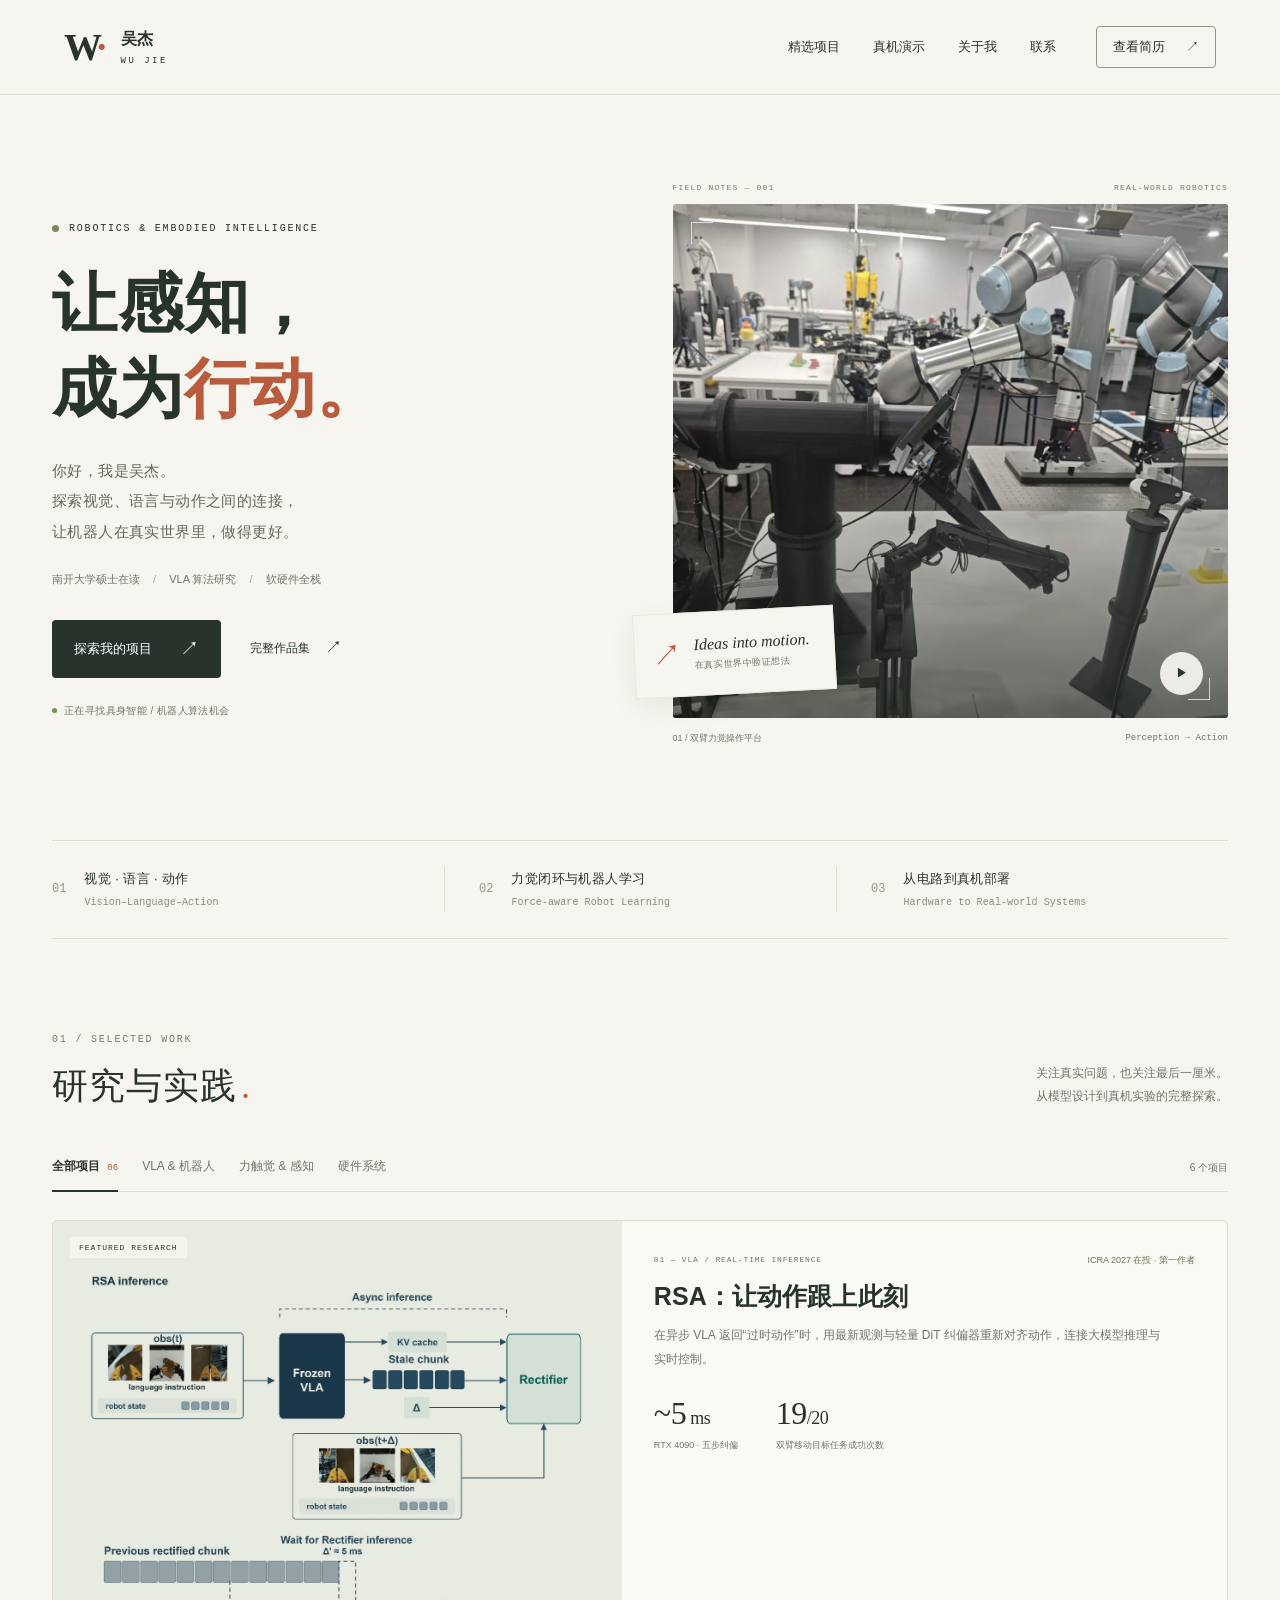
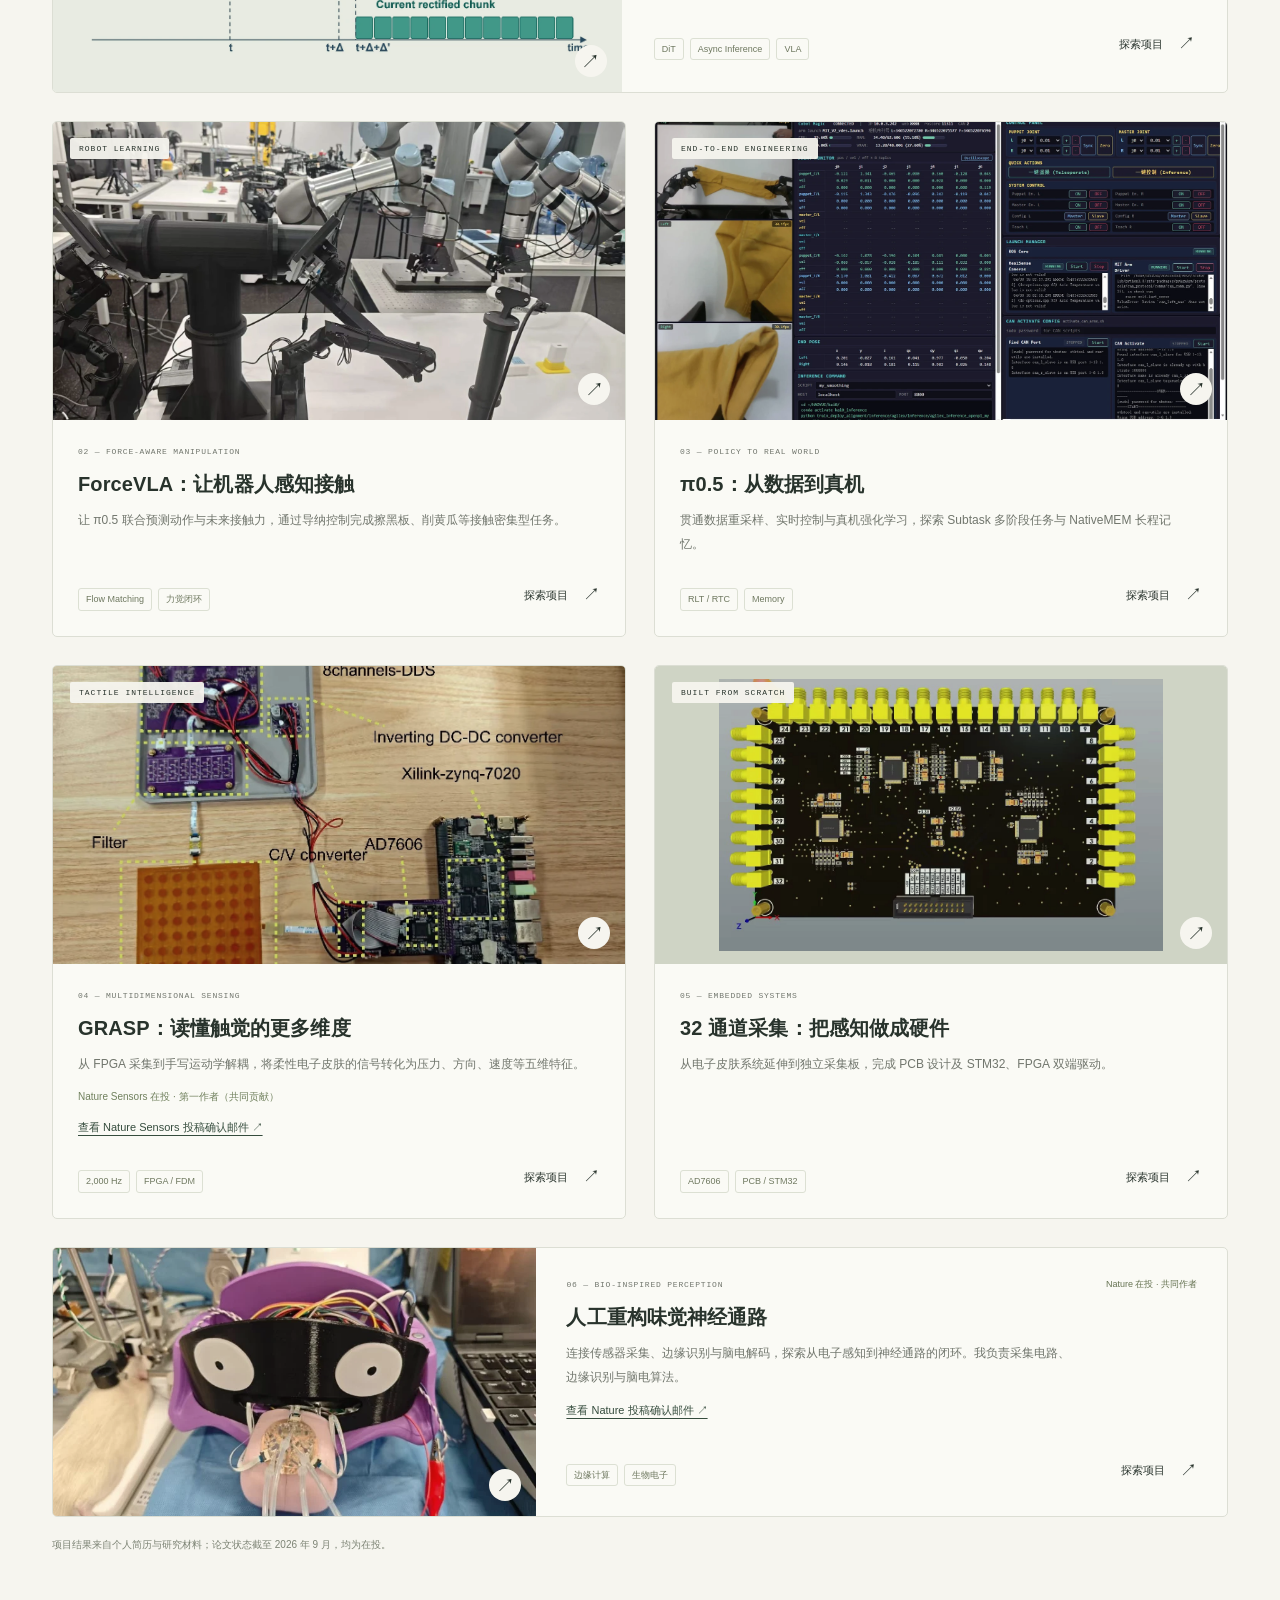
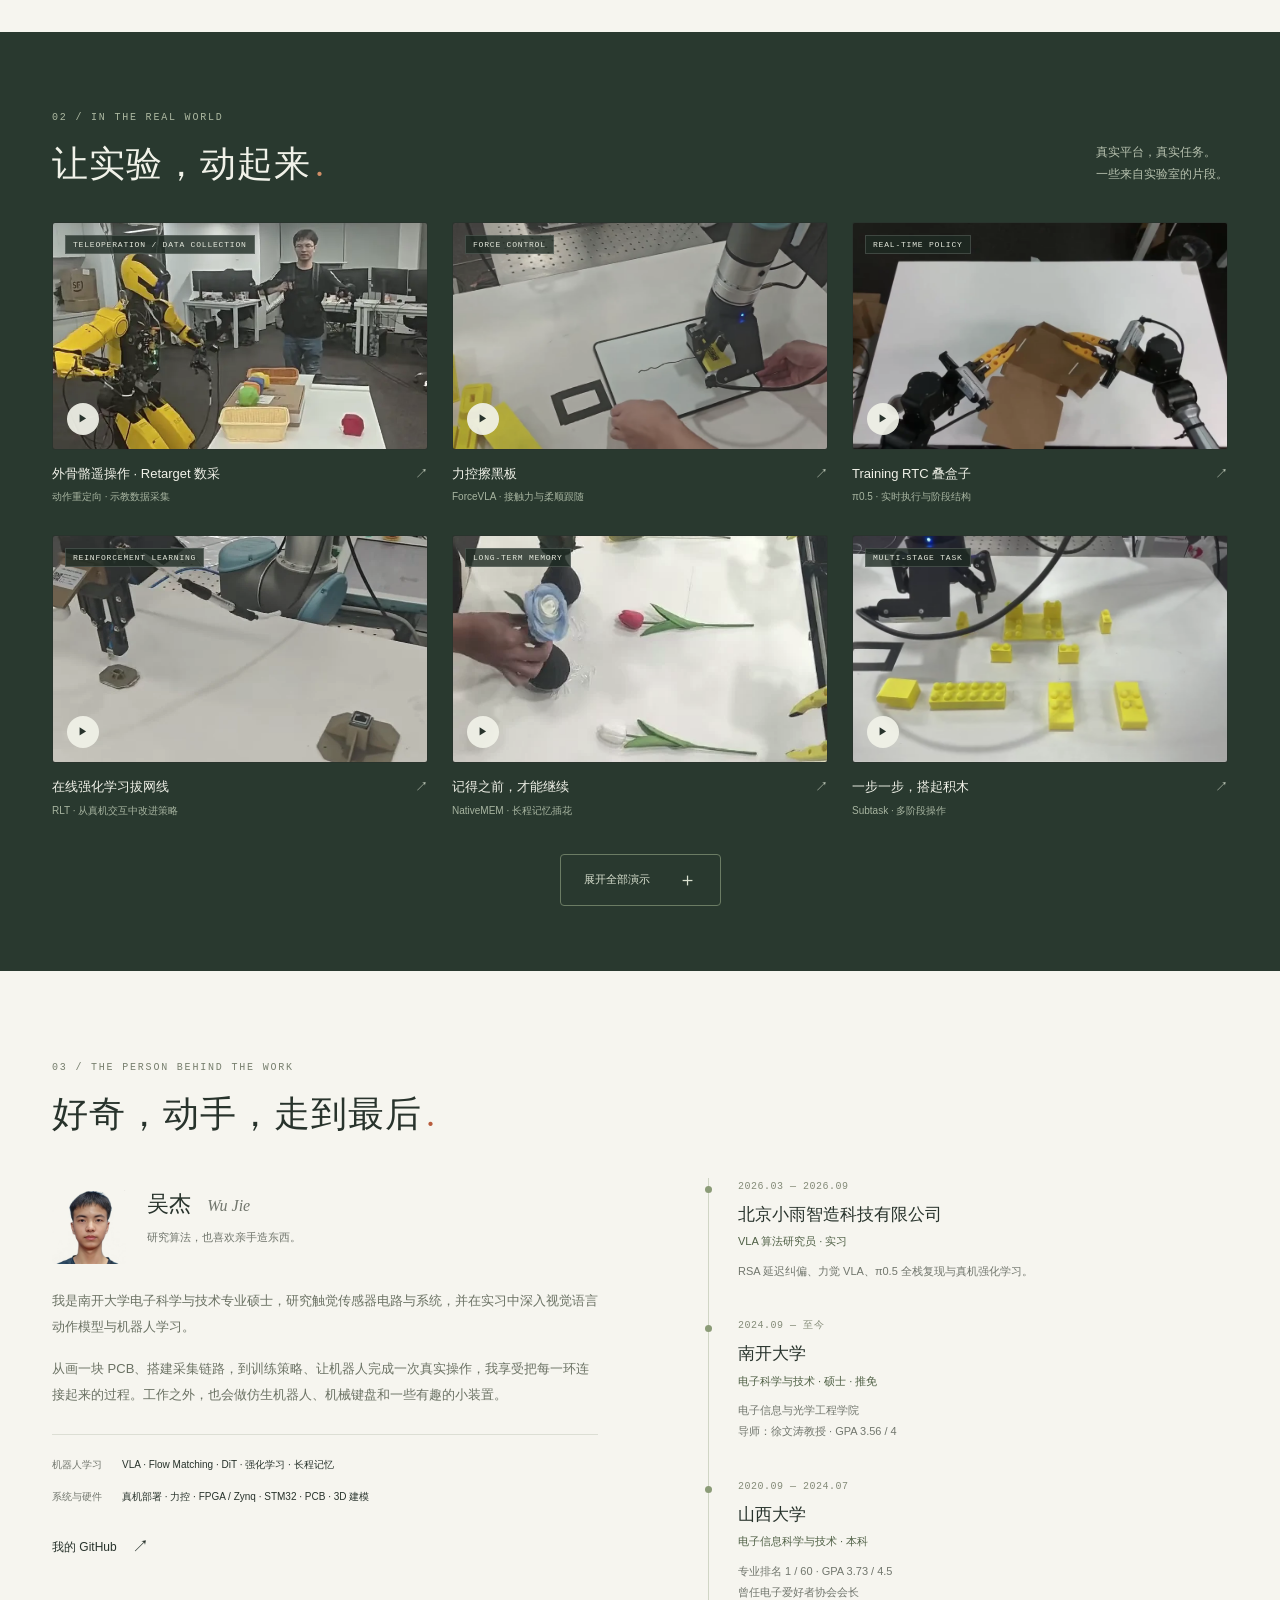
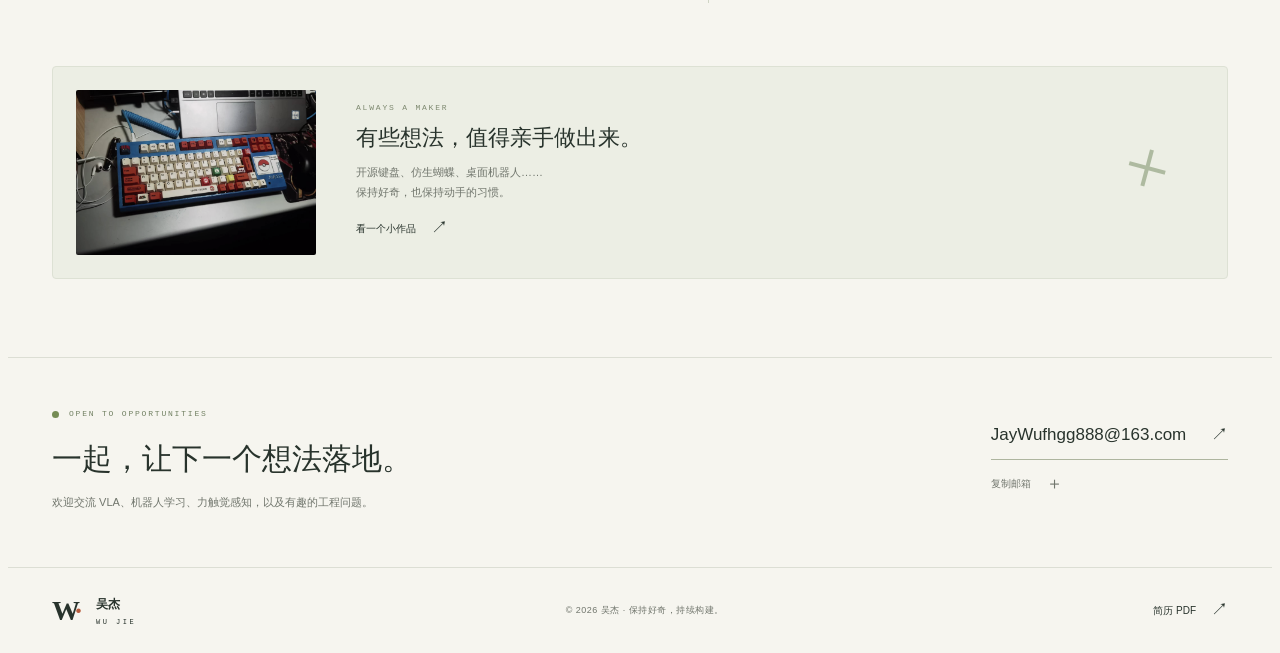
<file: index.html>
<!doctype html>
<html lang="zh-CN">
<head>
  <meta charset="utf-8">
  <meta name="viewport" content="width=device-width, initial-scale=1">
  <meta name="theme-color" content="#f6f5ef">
  <meta name="description" content="吴杰，南开大学电子科学与技术硕士。专注视觉语言动作模型、力觉机器人操作与真机部署，探索从感知到行动的完整链路。">
  <meta property="og:type" content="website">
  <meta property="og:title" content="吴杰 · 让感知，成为行动">
  <meta property="og:description" content="VLA · 机器人学习 · 力触觉感知。吴杰的研究与工程作品集。">
  <meta property="og:locale" content="zh_CN">
  <title>吴杰 Wu Jie — 机器人学习与具身智能</title>
  <link rel="icon" href="assets/favicon.svg" type="image/svg+xml">
  <link rel="stylesheet" href="styles.css">
  <script src="app.js" defer></script>
</head>
<body>
  <a class="skip-link" href="#main">跳到主要内容</a>
  <header class="site-header">
    <a class="brand" href="#" aria-label="吴杰，返回首页"><span class="brand-mark">W<span>·</span></span><span>吴杰 <small>WU JIE</small></span></a>
    <button class="menu-toggle" type="button" aria-expanded="false" aria-controls="site-nav" aria-label="打开导航"><span></span><span></span></button>
    <nav id="site-nav" aria-label="主导航">
      <a href="#projects">精选项目</a><a href="#demos">真机演示</a><a href="#about">关于我</a><a href="#contact">联系</a>
      <a class="nav-resume" href="assets/docs/resume.pdf" target="_blank" rel="noopener">查看简历 <span aria-hidden="true">↗</span></a>
    </nav>
  </header>

  <main id="main">
    <section class="hero wrap" aria-labelledby="hero-title">
      <div class="hero-copy">
        <p class="eyebrow"><span class="status-dot"></span> ROBOTICS & EMBODIED INTELLIGENCE</p>
        <h1 id="hero-title">让感知，<br>成为<span class="accent">行动。</span></h1>
        <p class="hero-intro">你好，我是吴杰。<br>探索视觉、语言与动作之间的连接，<br class="desktop-break">让机器人在真实世界里，做得更好。</p>
        <p class="hero-meta">南开大学硕士在读 <span>/</span> VLA 算法研究 <span>/</span> 软硬件全栈</p>
        <div class="hero-actions"><a class="button button-dark" href="#projects">探索我的项目 <span aria-hidden="true">↗</span></a><a class="text-link" href="assets/docs/portfolio.pdf" target="_blank" rel="noopener">完整作品集 <span aria-hidden="true">↗</span></a></div>
        <div class="availability"><span></span> 正在寻找具身智能 / 机器人算法机会</div>
      </div>
      <div class="hero-visual">
        <div class="photo-index"><span>FIELD NOTES — 001</span><span>REAL-WORLD ROBOTICS</span></div>
        <div class="hero-photo"><img src="assets/images/force-rig.webp" alt="实习项目中的双臂机器人与 Gello 遥操作装置" width="1600" height="1200" fetchpriority="high"><span class="image-corner corner-a"></span><span class="image-corner corner-b"></span><button class="hero-play" type="button" data-video="force-wiping" aria-label="播放力觉机器人实机演示"><span aria-hidden="true">▶</span></button></div>
        <div class="visual-caption"><span>01 / 双臂力觉操作平台</span><span>Perception → Action</span></div>
        <div class="floating-note"><span class="note-symbol" aria-hidden="true">↗</span><div>Ideas into motion.<small>在真实世界中验证想法</small></div></div>
      </div>
    </section>

    <div class="focus-strip wrap" aria-label="研究与工程方向">
      <div><span class="focus-index">01</span><p>视觉 · 语言 · 动作<small>Vision–Language–Action</small></p></div>
      <div><span class="focus-index">02</span><p>力觉闭环与机器人学习<small>Force-aware Robot Learning</small></p></div>
      <div><span class="focus-index">03</span><p>从电路到真机部署<small>Hardware to Real-world Systems</small></p></div>
    </div>

    <section class="section wrap" id="projects" aria-labelledby="projects-title">
      <div class="section-heading"><div><p class="eyebrow">01 / SELECTED WORK</p><h2 id="projects-title">研究与实践<span class="title-dot">.</span></h2></div><p class="section-description">关注真实问题，也关注最后一厘米。<br>从模型设计到真机实验的完整探索。</p></div>
      <div class="filter-bar" aria-label="筛选项目"><div class="filters"><button type="button" data-filter="all" aria-pressed="true">全部项目 <small>06</small></button><button type="button" data-filter="vla" aria-pressed="false">VLA & 机器人</button><button type="button" data-filter="sensing" aria-pressed="false">力触觉 & 感知</button><button type="button" data-filter="hardware" aria-pressed="false">硬件系统</button></div><span class="filter-caption" id="project-count" aria-live="polite">6 个项目</span></div>
      <div class="project-grid">
        <article class="project-card project-featured" data-category="vla">
          <button type="button" class="project-image rsa-cover" data-project="rsa" aria-label="查看 RSA 项目详情"><span class="image-tag">FEATURED RESEARCH</span><img src="assets/images/rsa-method.webp" alt="RSA 异步 VLA 推理与轻量纠偏器的工作流程" loading="lazy" width="1210" height="916"><span class="open-icon" aria-hidden="true">↗</span></button>
          <div class="project-body"><div class="project-topline"><span>01 — VLA / REAL-TIME INFERENCE</span><span class="paper-status">ICRA 2027 在投 · 第一作者</span></div><h3>RSA：让动作跟上此刻</h3><p>在异步 VLA 返回“过时动作”时，用最新观测与轻量 DiT 纠偏器重新对齐动作，连接大模型推理与实时控制。</p><div class="project-metrics"><div><strong>~5<span> ms</span></strong><small>RTX 4090 · 五步纠偏</small></div><div><strong>19<span>/20</span></strong><small>双臂移动目标任务成功次数</small></div></div><div class="project-bottom"><div class="tags"><span>DiT</span><span>Async Inference</span><span>VLA</span></div><button class="text-link" data-project="rsa" type="button">探索项目 <span aria-hidden="true">↗</span></button></div></div>
        </article>
        <article class="project-card" data-category="vla sensing"><a href="forcevla/index.html" class="project-image" aria-label="查看 ForceVLA 项目详情"><img src="assets/images/force-rig.webp" alt="ForceVLA 双臂机器人平台" loading="lazy" width="1600" height="1200"><span class="image-tag">ROBOT LEARNING</span><span class="open-icon" aria-hidden="true">↗</span></a><div class="project-body"><div class="project-topline"><span>02 — FORCE-AWARE MANIPULATION</span></div><h3>ForceVLA：让机器人感知接触</h3><p>让 π0.5 联合预测动作与未来接触力，通过导纳控制完成擦黑板、削黄瓜等接触密集型任务。</p><div class="project-bottom"><div class="tags"><span>Flow Matching</span><span>力觉闭环</span></div><a href="forcevla/index.html" class="text-link">探索项目 <span aria-hidden="true">↗</span></a></div></div></article>
        <article class="project-card" data-category="vla"><a href="pi05/index.html" class="project-image" aria-label="查看 π0.5 全栈复现项目详情"><img src="assets/images/deployment.webp" alt="π0.5 真机部署的 Web 控制台与机器人多视角" loading="lazy" width="1600" height="867"><span class="image-tag">END-TO-END ENGINEERING</span><span class="open-icon" aria-hidden="true">↗</span></a><div class="project-body"><div class="project-topline"><span>03 — POLICY TO REAL WORLD</span></div><h3>π0.5：从数据到真机</h3><p>贯通数据重采样、实时控制与真机强化学习，探索 Subtask 多阶段任务与 NativeMEM 长程记忆。</p><div class="project-bottom"><div class="tags"><span>RLT / RTC</span><span>Memory</span></div><a href="pi05/index.html" class="text-link">探索项目 <span aria-hidden="true">↗</span></a></div></div></article>
        <article class="project-card" data-category="sensing hardware"><a href="nature-sensors/index.html" class="project-image" aria-label="查看 GRASP 电子皮肤项目详情"><img src="assets/images/tactile-system.webp" alt="GRASP 柔性电子皮肤阵列与 FPGA 采集电路" loading="lazy" width="1269" height="951"><span class="image-tag">TACTILE INTELLIGENCE</span><span class="open-icon" aria-hidden="true">↗</span></a><div class="project-body"><div class="project-topline"><span>04 — MULTIDIMENSIONAL SENSING</span></div><h3>GRASP：读懂触觉的更多维度</h3><p>从 FPGA 采集到手写运动学解耦，将柔性电子皮肤的信号转化为压力、方向、速度等五维特征。</p><div class="paper-note">Nature Sensors 在投 · 第一作者（共同贡献）</div><a class="submission-link" href="assets/docs/nature-sensors-submission.jpg" target="_blank" rel="noopener">查看 Nature Sensors 投稿确认邮件 ↗</a><div class="project-bottom"><div class="tags"><span>2,000 Hz</span><span>FPGA / FDM</span></div><a href="nature-sensors/index.html" class="text-link">探索项目 <span aria-hidden="true">↗</span></a></div></div></article>
        <article class="project-card" data-category="hardware"><button type="button" class="project-image board-cover" data-project="adc" aria-label="查看 32 通道采集硬件详情"><img src="assets/images/tactile-board.webp" alt="自主设计的 32 通道 AD7606 采集板" loading="lazy" width="1158" height="708"><span class="image-tag">BUILT FROM SCRATCH</span><span class="open-icon" aria-hidden="true">↗</span></button><div class="project-body"><div class="project-topline"><span>05 — EMBEDDED SYSTEMS</span></div><h3>32 通道采集：把感知做成硬件</h3><p>从电子皮肤系统延伸到独立采集板，完成 PCB 设计及 STM32、FPGA 双端驱动。</p><div class="project-bottom"><div class="tags"><span>AD7606</span><span>PCB / STM32</span></div><button class="text-link" data-project="adc" type="button">探索项目 <span aria-hidden="true">↗</span></button></div></div></article>
        <article class="project-card project-wide" data-category="sensing hardware"><a href="nature/index.html" class="project-image" aria-label="查看人工重构味觉神经通路项目详情"><img src="assets/images/gustatory.webp" alt="人工味觉感知与采集系统的实验装置" loading="lazy" width="763" height="572"><span class="open-icon" aria-hidden="true">↗</span></a><div class="project-body"><div class="project-topline"><span>06 — BIO-INSPIRED PERCEPTION</span><span class="paper-status">Nature 在投 · 共同作者</span></div><h3>人工重构味觉神经通路</h3><p>连接传感器采集、边缘识别与脑电解码，探索从电子感知到神经通路的闭环。我负责采集电路、边缘识别与脑电算法。</p><a class="submission-link" href="assets/docs/nature-submission.jpg" target="_blank" rel="noopener">查看 Nature 投稿确认邮件 ↗</a><div class="project-bottom"><div class="tags"><span>边缘计算</span><span>生物电子</span></div><a href="nature/index.html" class="text-link">探索项目 <span aria-hidden="true">↗</span></a></div></div></article>
      </div>
      <p class="source-note">项目结果来自个人简历与研究材料；论文状态截至 2026 年 9 月，均为在投。</p>
    </section>

    <section class="demo-section" id="demos" aria-labelledby="demos-title"><div class="wrap">
      <div class="section-heading"><div><p class="eyebrow">02 / IN THE REAL WORLD</p><h2 id="demos-title">让实验，动起来<span class="title-dot">.</span></h2></div><p class="section-description">真实平台，真实任务。<br>一些来自实验室的片段。</p></div>
      <div class="demo-grid" id="demo-grid"></div><button type="button" class="button button-outline-light" id="more-demos" aria-expanded="false" aria-controls="demo-grid">展开全部演示 <span aria-hidden="true">＋</span></button>
      <noscript><p>请开启 JavaScript 查看视频画廊。你也可以<a href="assets/docs/portfolio.pdf">阅读完整作品集</a>。</p></noscript>
    </div></section>

    <section class="section wrap about-section" id="about" aria-labelledby="about-title"><div class="section-heading"><div><p class="eyebrow">03 / THE PERSON BEHIND THE WORK</p><h2 id="about-title">好奇，动手，走到最后<span class="title-dot">.</span></h2></div></div>
      <div class="about-grid"><div class="about-copy"><div class="person"><img src="assets/images/portrait.webp" alt="吴杰的照片" width="92" height="112" loading="lazy"><div><h3>吴杰 <span>Wu Jie</span></h3><p>研究算法，也喜欢亲手造东西。</p></div></div><p>我是南开大学电子科学与技术专业硕士，研究触觉传感器电路与系统，并在实习中深入视觉语言动作模型与机器人学习。</p><p>从画一块 PCB、搭建采集链路，到训练策略、让机器人完成一次真实操作，我享受把每一环连接起来的过程。工作之外，也会做仿生机器人、机械键盘和一些有趣的小装置。</p><div class="skill-groups"><div><span>机器人学习</span><p>VLA · Flow Matching · DiT · 强化学习 · 长程记忆</p></div><div><span>系统与硬件</span><p>真机部署 · 力控 · FPGA / Zynq · STM32 · PCB · 3D 建模</p></div></div><a class="text-link" href="https://github.com/fhgg888" target="_blank" rel="noopener">我的 GitHub <span aria-hidden="true">↗</span></a></div>
      <div class="timeline"><div class="timeline-item"><span class="timeline-dot"></span><p class="timeline-date">2026.03 — 2026.09</p><h3>北京小雨智造科技有限公司</h3><p class="timeline-role">VLA 算法研究员 · 实习</p><p>RSA 延迟纠偏、力觉 VLA、π0.5 全栈复现与真机强化学习。</p></div><div class="timeline-item"><span class="timeline-dot"></span><p class="timeline-date">2024.09 — 至今</p><h3>南开大学</h3><p class="timeline-role">电子科学与技术 · 硕士 · 推免</p><p>电子信息与光学工程学院<br>导师：徐文涛教授 · GPA 3.56 / 4</p></div><div class="timeline-item"><span class="timeline-dot"></span><p class="timeline-date">2020.09 — 2024.07</p><h3>山西大学</h3><p class="timeline-role">电子信息科学与技术 · 本科</p><p>专业排名 1 / 60 · GPA 3.73 / 4.5<br>曾任电子爱好者协会会长</p></div></div>
      </div>
      <div class="maker-strip"><img src="assets/images/keyboard.webp" alt="自己设计与装配的开源机械键盘" loading="lazy" width="1600" height="1200"><div><p class="eyebrow">ALWAYS A MAKER</p><h3>有些想法，值得亲手做出来。</h3><p>开源键盘、仿生蝴蝶、桌面机器人……<br>保持好奇，也保持动手的习惯。</p><button class="text-link" type="button" data-video="butterfly">看一个小作品 <span aria-hidden="true">↗</span></button></div><span class="maker-drawing" aria-hidden="true">+</span></div>
    </section>

    <section class="contact-section wrap" id="contact" aria-labelledby="contact-title"><div><p class="eyebrow"><span class="status-dot"></span> OPEN TO OPPORTUNITIES</p><h2 id="contact-title">一起，让下一个想法落地。</h2><p>欢迎交流 VLA、机器人学习、力触觉感知，以及有趣的工程问题。</p></div><div class="contact-actions"><a class="contact-email" href="mailto:JayWufhgg888@163.com">JayWufhgg888@163.com <span aria-hidden="true">↗</span></a><button id="copy-email" class="text-link" type="button">复制邮箱 <span aria-hidden="true">＋</span></button></div></section>
  </main>
  <footer class="site-footer wrap"><a class="brand" href="#"><span class="brand-mark">W<span>·</span></span><span>吴杰 <small>WU JIE</small></span></a><p>© <span id="year">2026</span> 吴杰 · 保持好奇，持续构建。</p><a class="text-link" href="assets/docs/resume.pdf" target="_blank" rel="noopener">简历 PDF <span aria-hidden="true">↗</span></a></footer>
  <dialog id="detail-dialog" aria-labelledby="dialog-title"><button type="button" class="dialog-close" aria-label="关闭详情">×</button><div id="dialog-content"></div></dialog>
  <div class="toast" id="toast" role="status" aria-live="polite"></div>
</body>
</html>
</file>
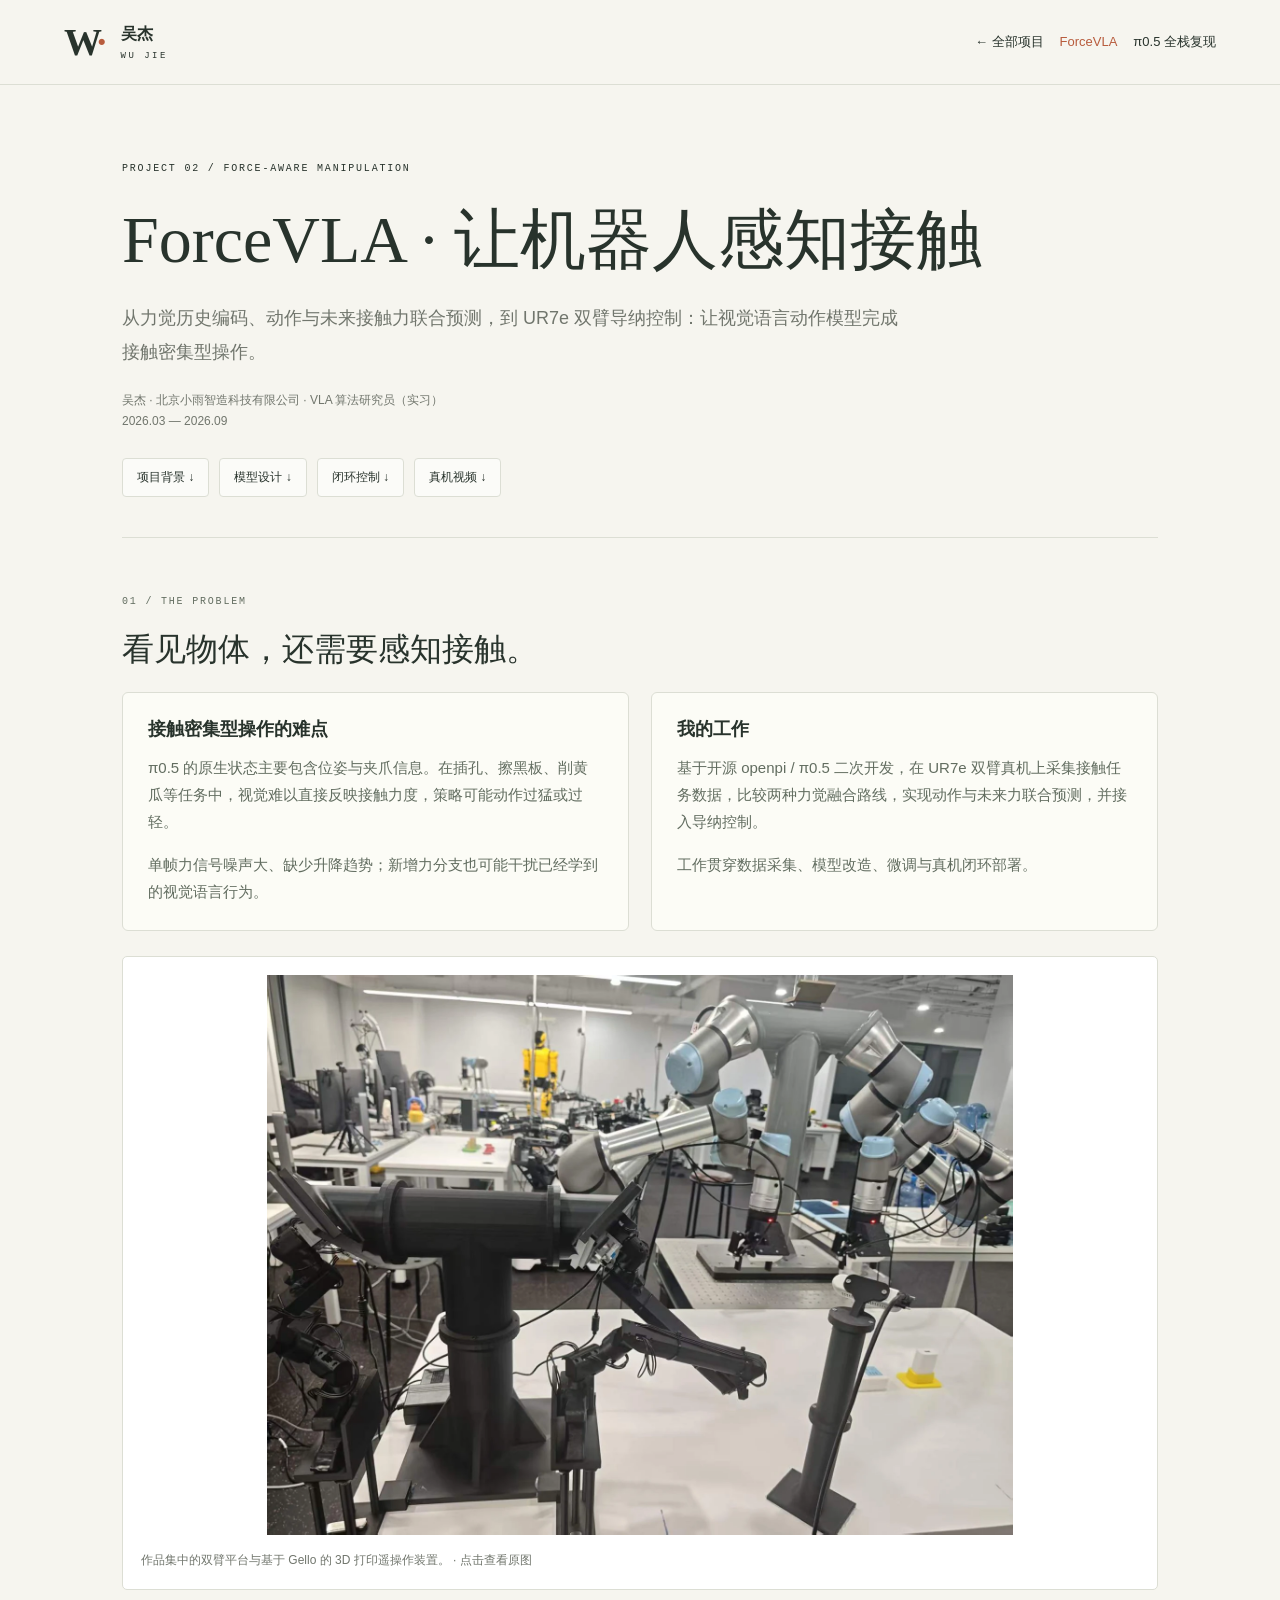
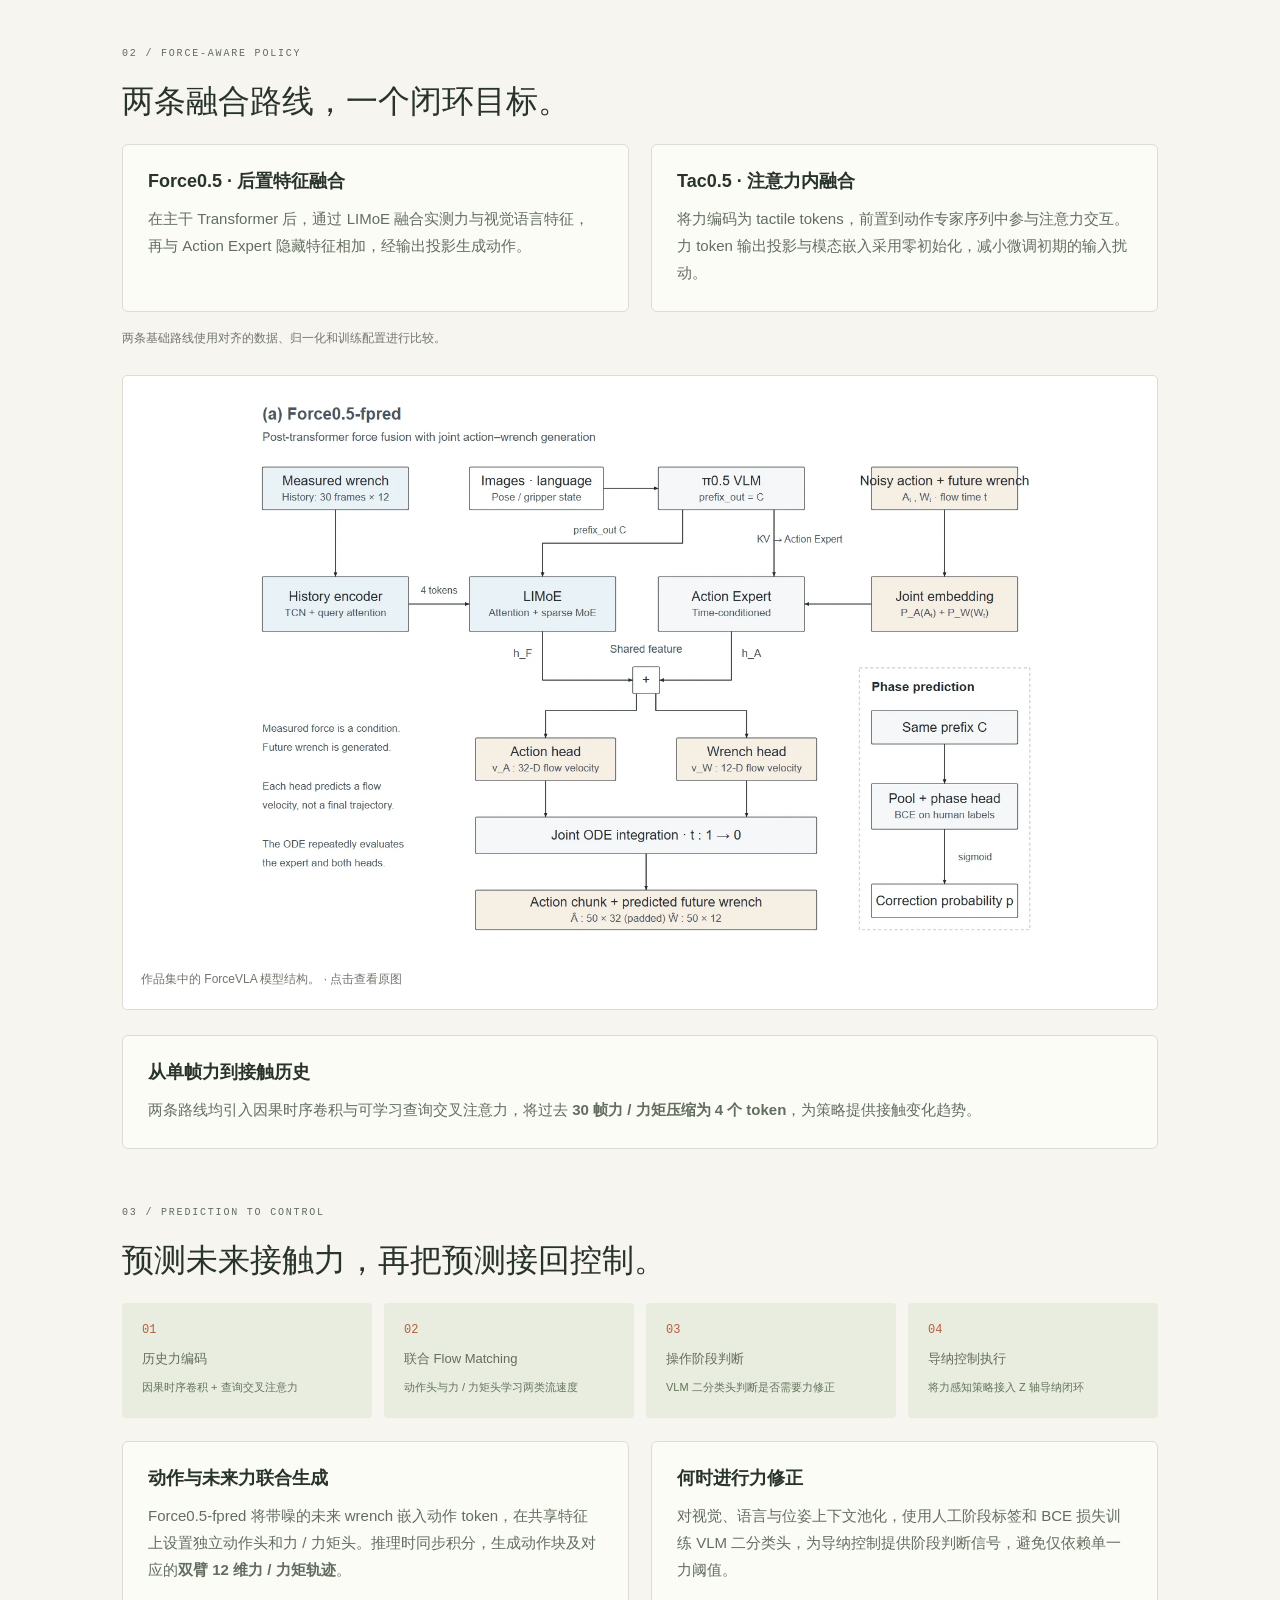
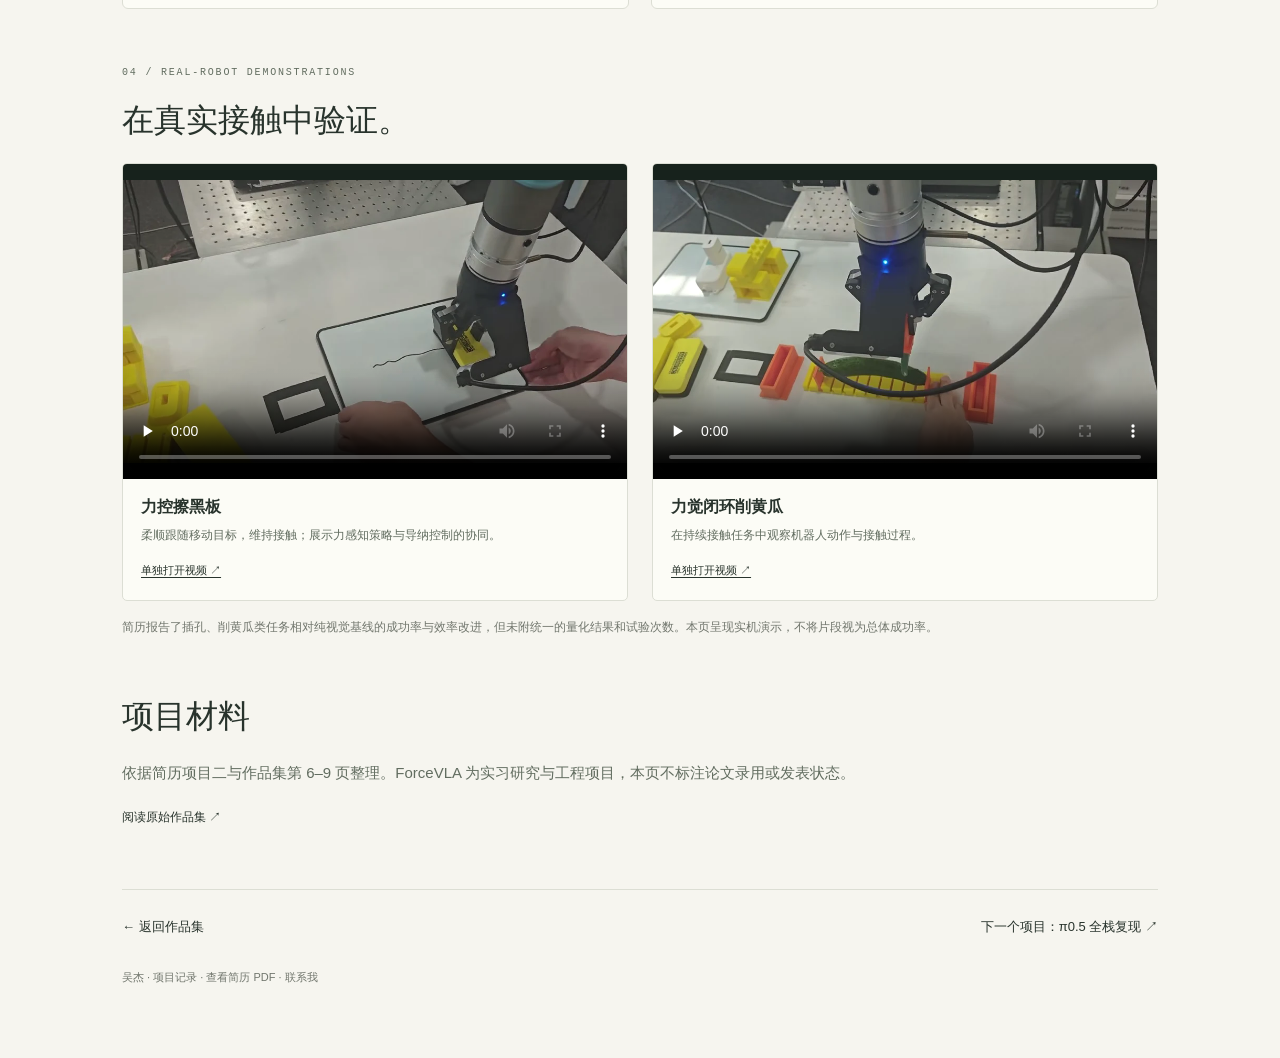
<file: forcevla/index.html>
<!doctype html>
<html lang="zh-CN"><head><meta charset="utf-8"><meta name="viewport" content="width=device-width, initial-scale=1"><meta name="theme-color" content="#f6f5ef"><meta name="description" content="从力觉历史编码、动作与未来接触力联合预测，到 UR7e 双臂导纳控制：让视觉语言动作模型完成接触密集型操作。"><meta property="og:title" content="ForceVLA · 让机器人感知接触 · 吴杰"><meta property="og:description" content="从力觉历史编码、动作与未来接触力联合预测，到 UR7e 双臂导纳控制：让视觉语言动作模型完成接触密集型操作。"><title>ForceVLA · 让机器人感知接触 · 吴杰的项目作品集</title><link rel="icon" href="../assets/favicon.svg" type="image/svg+xml"><link rel="stylesheet" href="../styles.css"><link rel="stylesheet" href="../project-pages.css"><script src="../project-pages.js" defer></script></head>
<body class="project-page"><a class="skip-link" href="#main">跳到主要内容</a><header class="site-header"><a class="brand" href="../index.html"><span class="brand-mark">W<span>·</span></span><span>吴杰 <small>WU JIE</small></span></a><nav class="project-nav" aria-label="项目导航"><a href="../index.html#projects">← 全部项目</a><a href="../forcevla/index.html" aria-current="page">ForceVLA</a><a href="../pi05/index.html" >π0.5 全栈复现</a></nav></header>
<main class="project-shell" id="main"><header class="project-hero"><p class="eyebrow">PROJECT 02 / FORCE-AWARE MANIPULATION</p><h1>ForceVLA · 让机器人感知接触</h1><p class="lead">从力觉历史编码、动作与未来接触力联合预测，到 UR7e 双臂导纳控制：让视觉语言动作模型完成接触密集型操作。</p><p class="project-meta">吴杰 · 北京小雨智造科技有限公司 · VLA 算法研究员（实习）<br>2026.03 — 2026.09</p><nav class="jump-links" aria-label="页内导航"><a href="#overview">项目背景 ↓</a><a href="#method">模型设计 ↓</a><a href="#control">闭环控制 ↓</a><a href="#demos">真机视频 ↓</a></nav></header>

<section class="project-section" id="overview"><p class="eyebrow">01 / THE PROBLEM</p><h2>看见物体，还需要感知接触。</h2><div class="two-col"><article class="note-card"><h3>接触密集型操作的难点</h3><p>π0.5 的原生状态主要包含位姿与夹爪信息。在插孔、擦黑板、削黄瓜等任务中，视觉难以直接反映接触力度，策略可能动作过猛或过轻。</p><p>单帧力信号噪声大、缺少升降趋势；新增力分支也可能干扰已经学到的视觉语言行为。</p></article><article class="note-card"><h3>我的工作</h3><p>基于开源 openpi / π0.5 二次开发，在 UR7e 双臂真机上采集接触任务数据，比较两种力觉融合路线，实现动作与未来力联合预测，并接入导纳控制。</p><p>工作贯穿数据采集、模型改造、微调与真机闭环部署。</p></article></div><figure class="project-figure"><a href="../assets/images/force-rig.webp" target="_blank" rel="noopener" aria-label="查看原图：双臂机器人与遥操作平台"><img src="../assets/images/force-rig.webp" alt="双臂机器人与遥操作平台" loading="lazy"></a><figcaption>作品集中的双臂平台与基于 Gello 的 3D 打印遥操作装置。 · 点击查看原图</figcaption></figure></section><section class="project-section" id="method"><p class="eyebrow">02 / FORCE-AWARE POLICY</p><h2>两条融合路线，一个闭环目标。</h2><div class="two-col"><article class="note-card"><h3>Force0.5 · 后置特征融合</h3><p>在主干 Transformer 后，通过 LIMoE 融合实测力与视觉语言特征，再与 Action Expert 隐藏特征相加，经输出投影生成动作。</p></article><article class="note-card"><h3>Tac0.5 · 注意力内融合</h3><p>将力编码为 tactile tokens，前置到动作专家序列中参与注意力交互。力 token 输出投影与模态嵌入采用零初始化，减小微调初期的输入扰动。</p></article></div><p class="project-footnote">两条基础路线使用对齐的数据、归一化和训练配置进行比较。</p><figure class="project-figure"><a href="../assets/images/force-method.webp" target="_blank" rel="noopener" aria-label="查看原图：ForceVLA 特征融合与未来力预测架构"><img src="../assets/images/force-method.webp" alt="ForceVLA 特征融合与未来力预测架构" loading="lazy"></a><figcaption>作品集中的 ForceVLA 模型结构。 · 点击查看原图</figcaption></figure><article class="note-card"><h3>从单帧力到接触历史</h3><p>两条路线均引入因果时序卷积与可学习查询交叉注意力，将过去 <strong>30 帧力 / 力矩压缩为 4 个 token</strong>，为策略提供接触变化趋势。</p></article></section>
<section class="project-section" id="control"><p class="eyebrow">03 / PREDICTION TO CONTROL</p><h2>预测未来接触力，再把预测接回控制。</h2><ol class="flow"><li>历史力编码<small>因果时序卷积 + 查询交叉注意力</small></li><li>联合 Flow Matching<small>动作头与力 / 力矩头学习两类流速度</small></li><li>操作阶段判断<small>VLM 二分类头判断是否需要力修正</small></li><li>导纳控制执行<small>将力感知策略接入 Z 轴导纳闭环</small></li></ol><div class="two-col"><article class="note-card"><h3>动作与未来力联合生成</h3><p>Force0.5-fpred 将带噪的未来 wrench 嵌入动作 token，在共享特征上设置独立动作头和力 / 力矩头。推理时同步积分，生成动作块及对应的<strong>双臂 12 维力 / 力矩轨迹</strong>。</p></article><article class="note-card"><h3>何时进行力修正</h3><p>对视觉、语言与位姿上下文池化，使用人工阶段标签和 BCE 损失训练 VLM 二分类头，为导纳控制提供阶段判断信号，避免仅依赖单一力阈值。</p></article></div></section>
<section class="project-section" id="demos"><p class="eyebrow">04 / REAL-ROBOT DEMONSTRATIONS</p><h2>在真实接触中验证。</h2><div class="project-video-grid"><figure class="video-card"><video controls playsinline preload="none" poster="../assets/images/force-wiping-poster.webp" aria-label="力控擦黑板"><source src="../assets/videos/force-wiping.mp4" type="video/mp4">请使用下方链接打开视频。</video><figcaption><h3>力控擦黑板</h3><p>柔顺跟随移动目标，维持接触；展示力感知策略与导纳控制的协同。</p><a href="../assets/videos/force-wiping.mp4" target="_blank" rel="noopener">单独打开视频 ↗</a></figcaption></figure><figure class="video-card"><video controls playsinline preload="none" poster="../assets/images/cucumber-poster.webp" aria-label="力觉闭环削黄瓜"><source src="../assets/videos/cucumber.mp4" type="video/mp4">请使用下方链接打开视频。</video><figcaption><h3>力觉闭环削黄瓜</h3><p>在持续接触任务中观察机器人动作与接触过程。</p><a href="../assets/videos/cucumber.mp4" target="_blank" rel="noopener">单独打开视频 ↗</a></figcaption></figure></div><p class="project-footnote">简历报告了插孔、削黄瓜类任务相对纯视觉基线的成功率与效率改进，但未附统一的量化结果和试验次数。本页呈现实机演示，不将片段视为总体成功率。</p></section><section class="project-section" id="sources"><h2>项目材料</h2><p>依据简历项目二与作品集第 6–9 页整理。ForceVLA 为实习研究与工程项目，本页不标注论文录用或发表状态。</p><a class="text-link" href="../assets/docs/portfolio.pdf#page=6" target="_blank" rel="noopener">阅读原始作品集 ↗</a></section>
<nav class="next-project" aria-label="继续浏览"><a href="../index.html#projects">← 返回作品集</a><a href="../pi05/index.html">下一个项目：π0.5 全栈复现 ↗</a></nav><footer class="project-footer">吴杰 · 项目记录 · <a href="../assets/docs/resume.pdf">查看简历 PDF</a> · <a href="mailto:JayWufhgg888@163.com">联系我</a></footer></main></body></html>
</file>
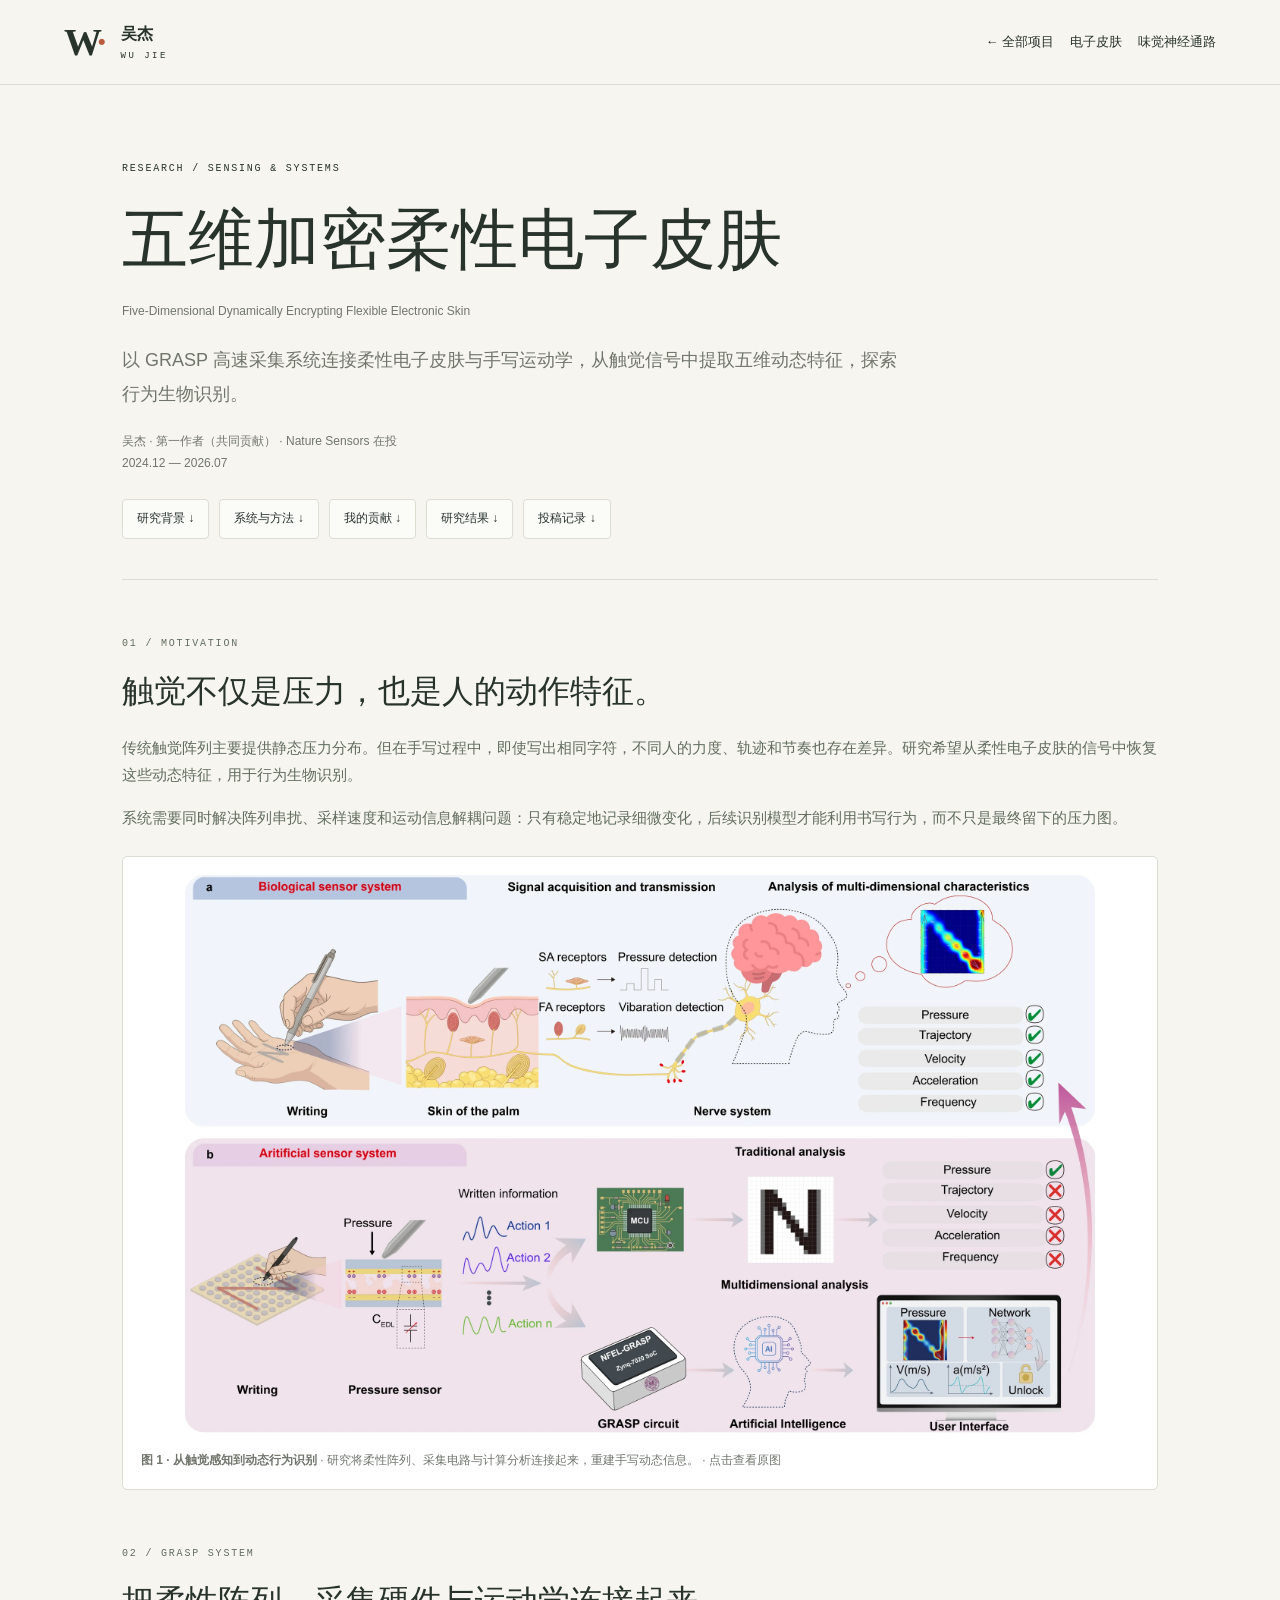
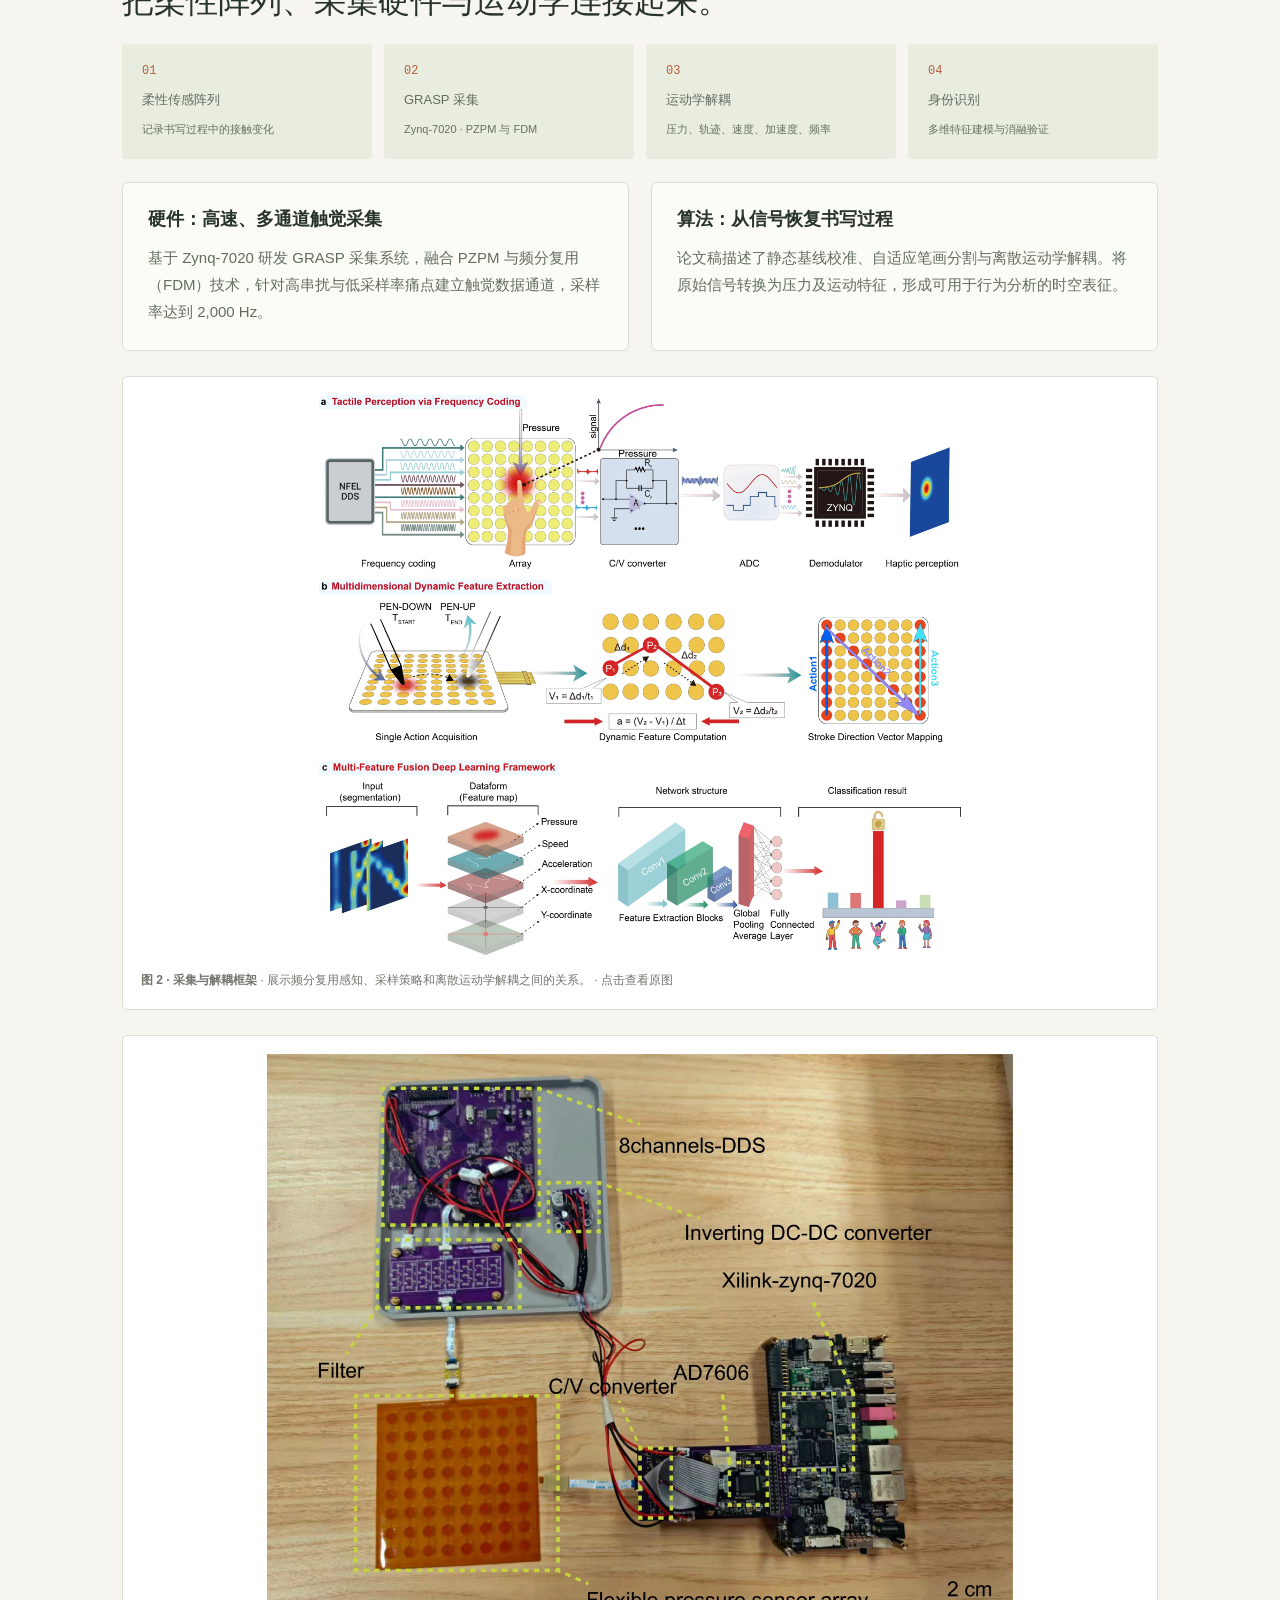
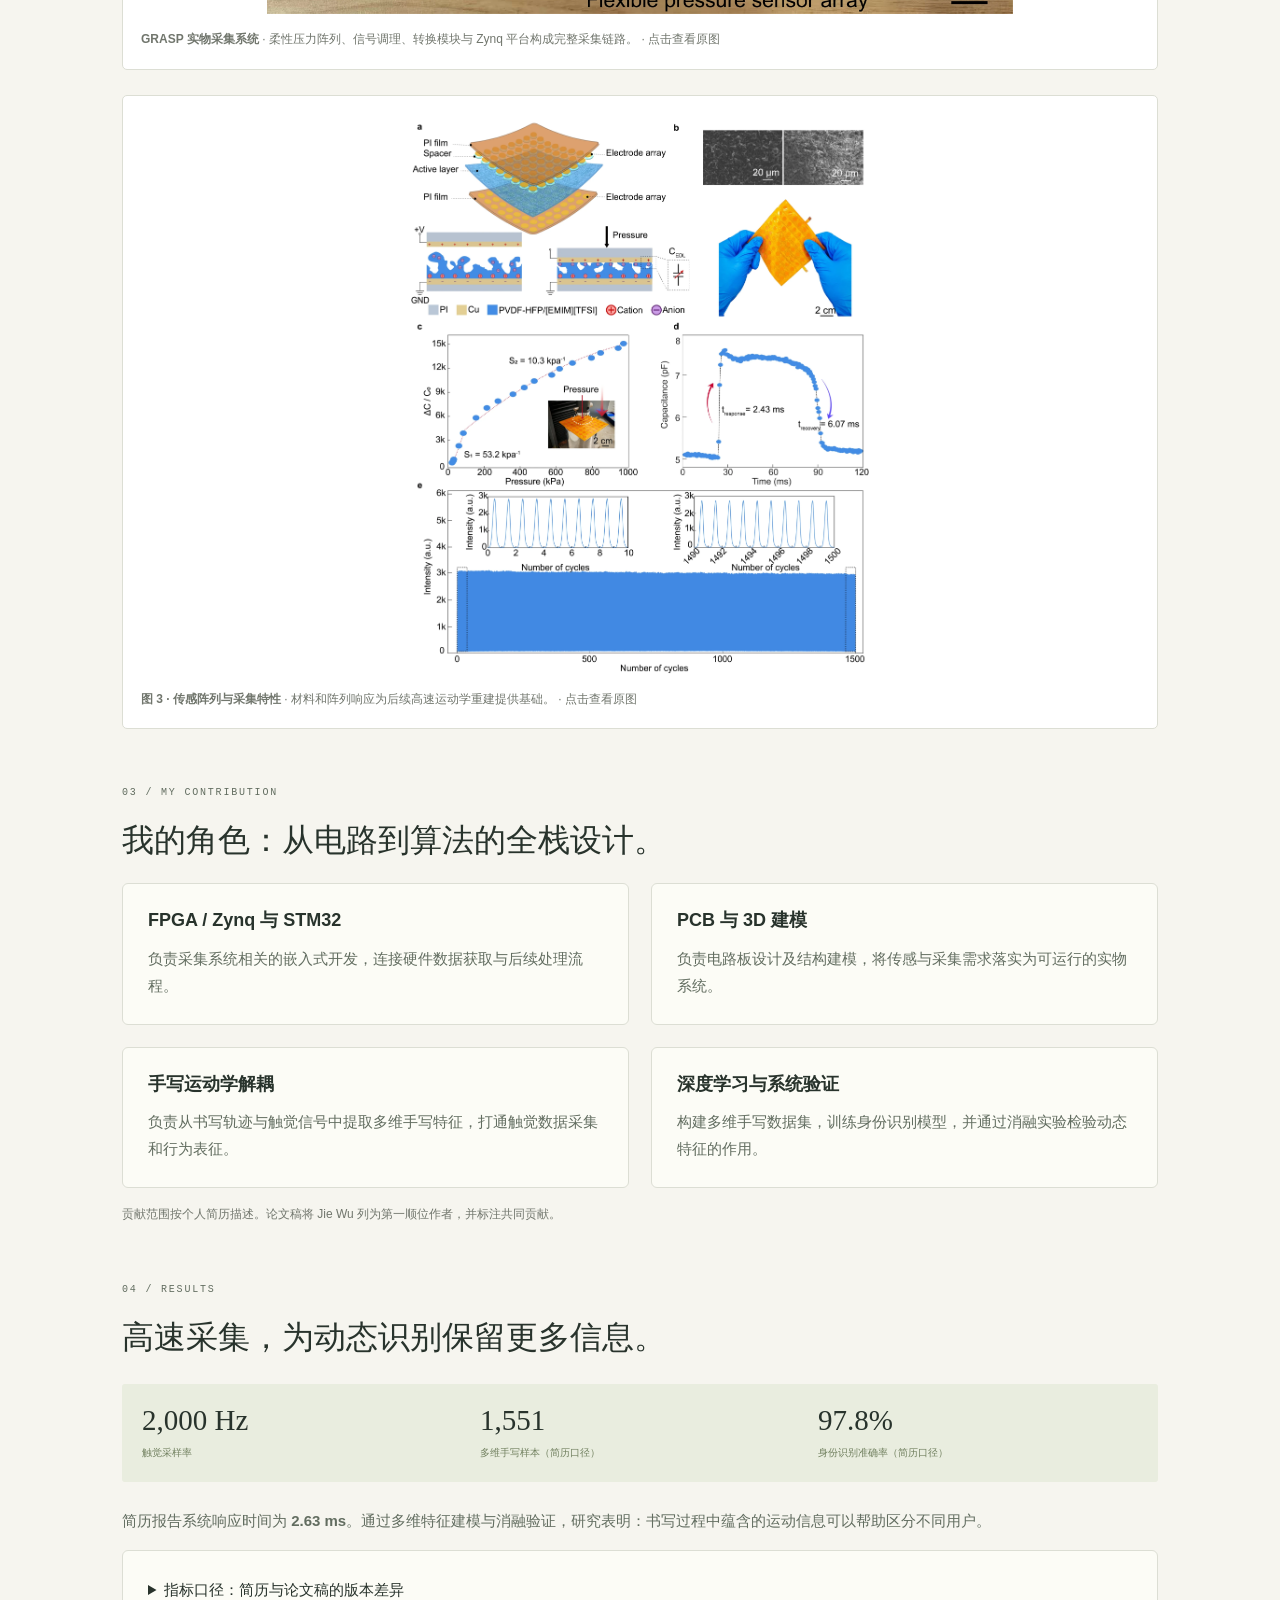
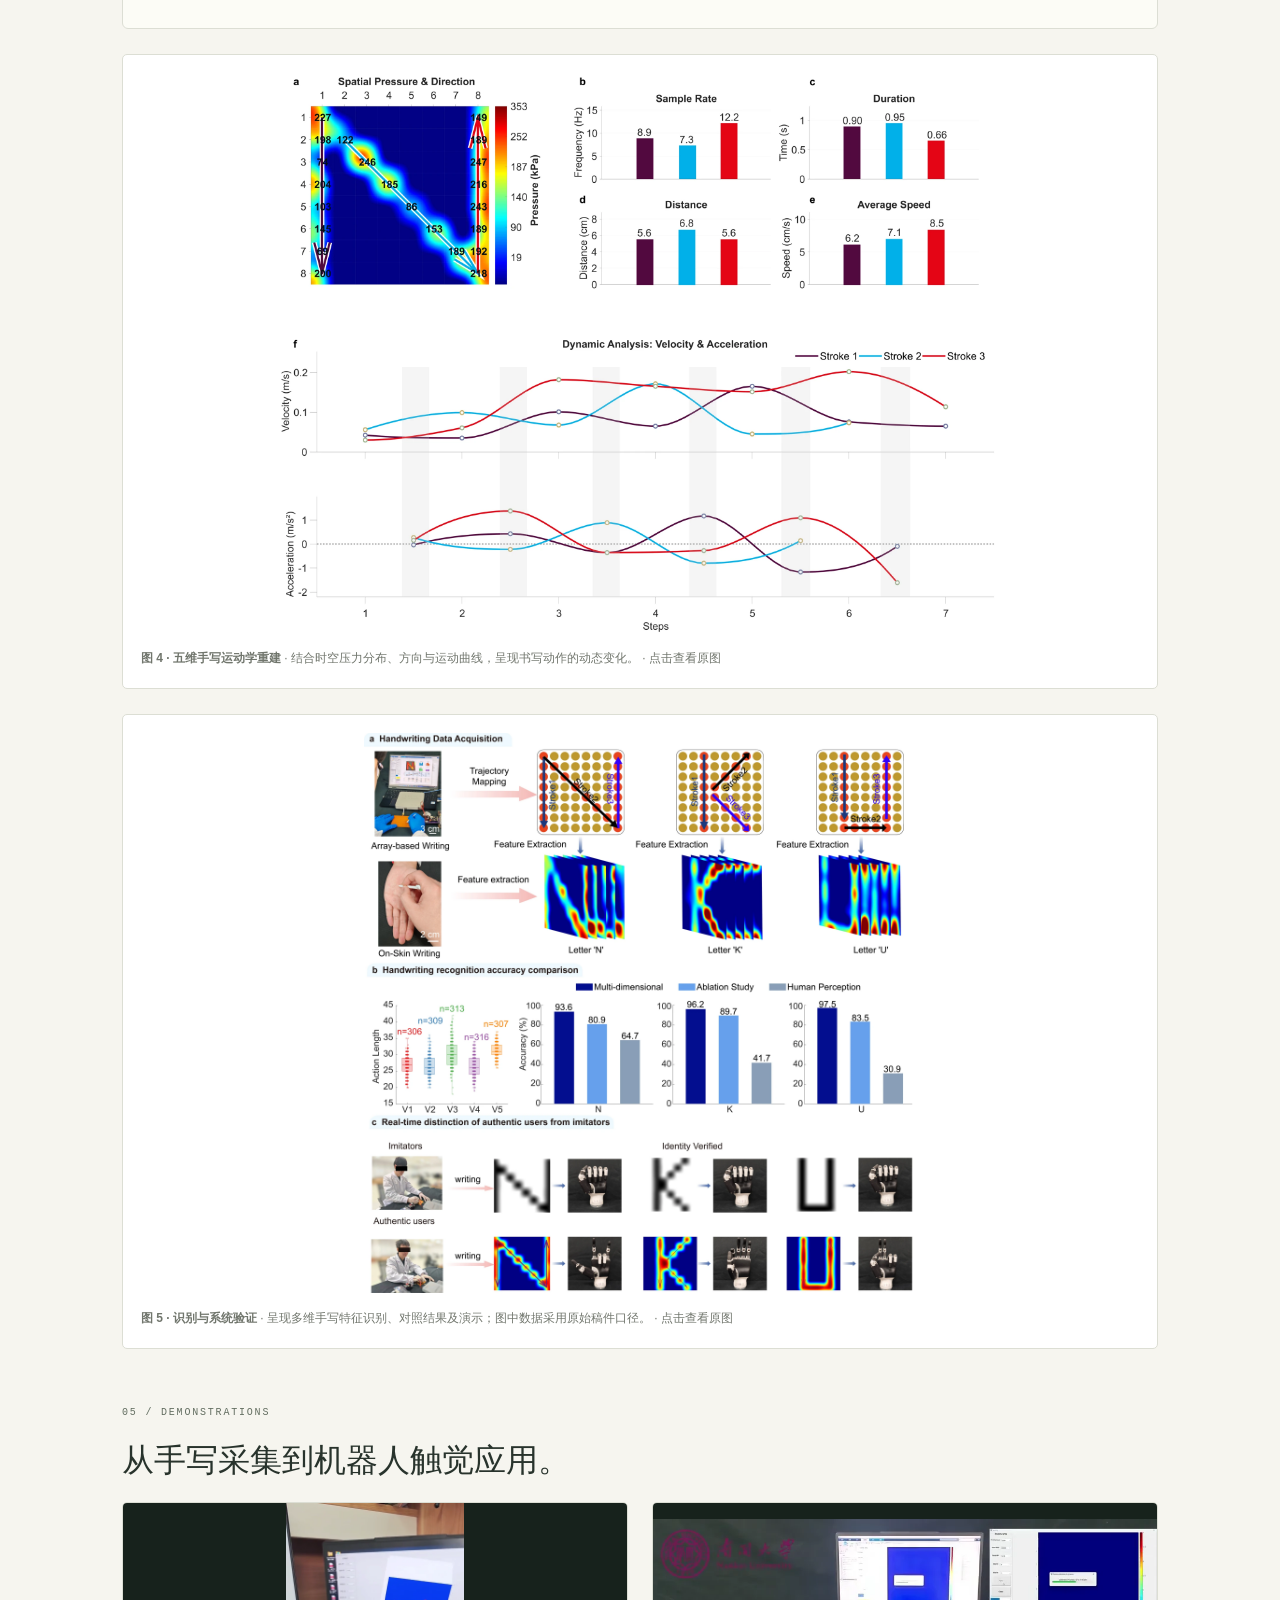
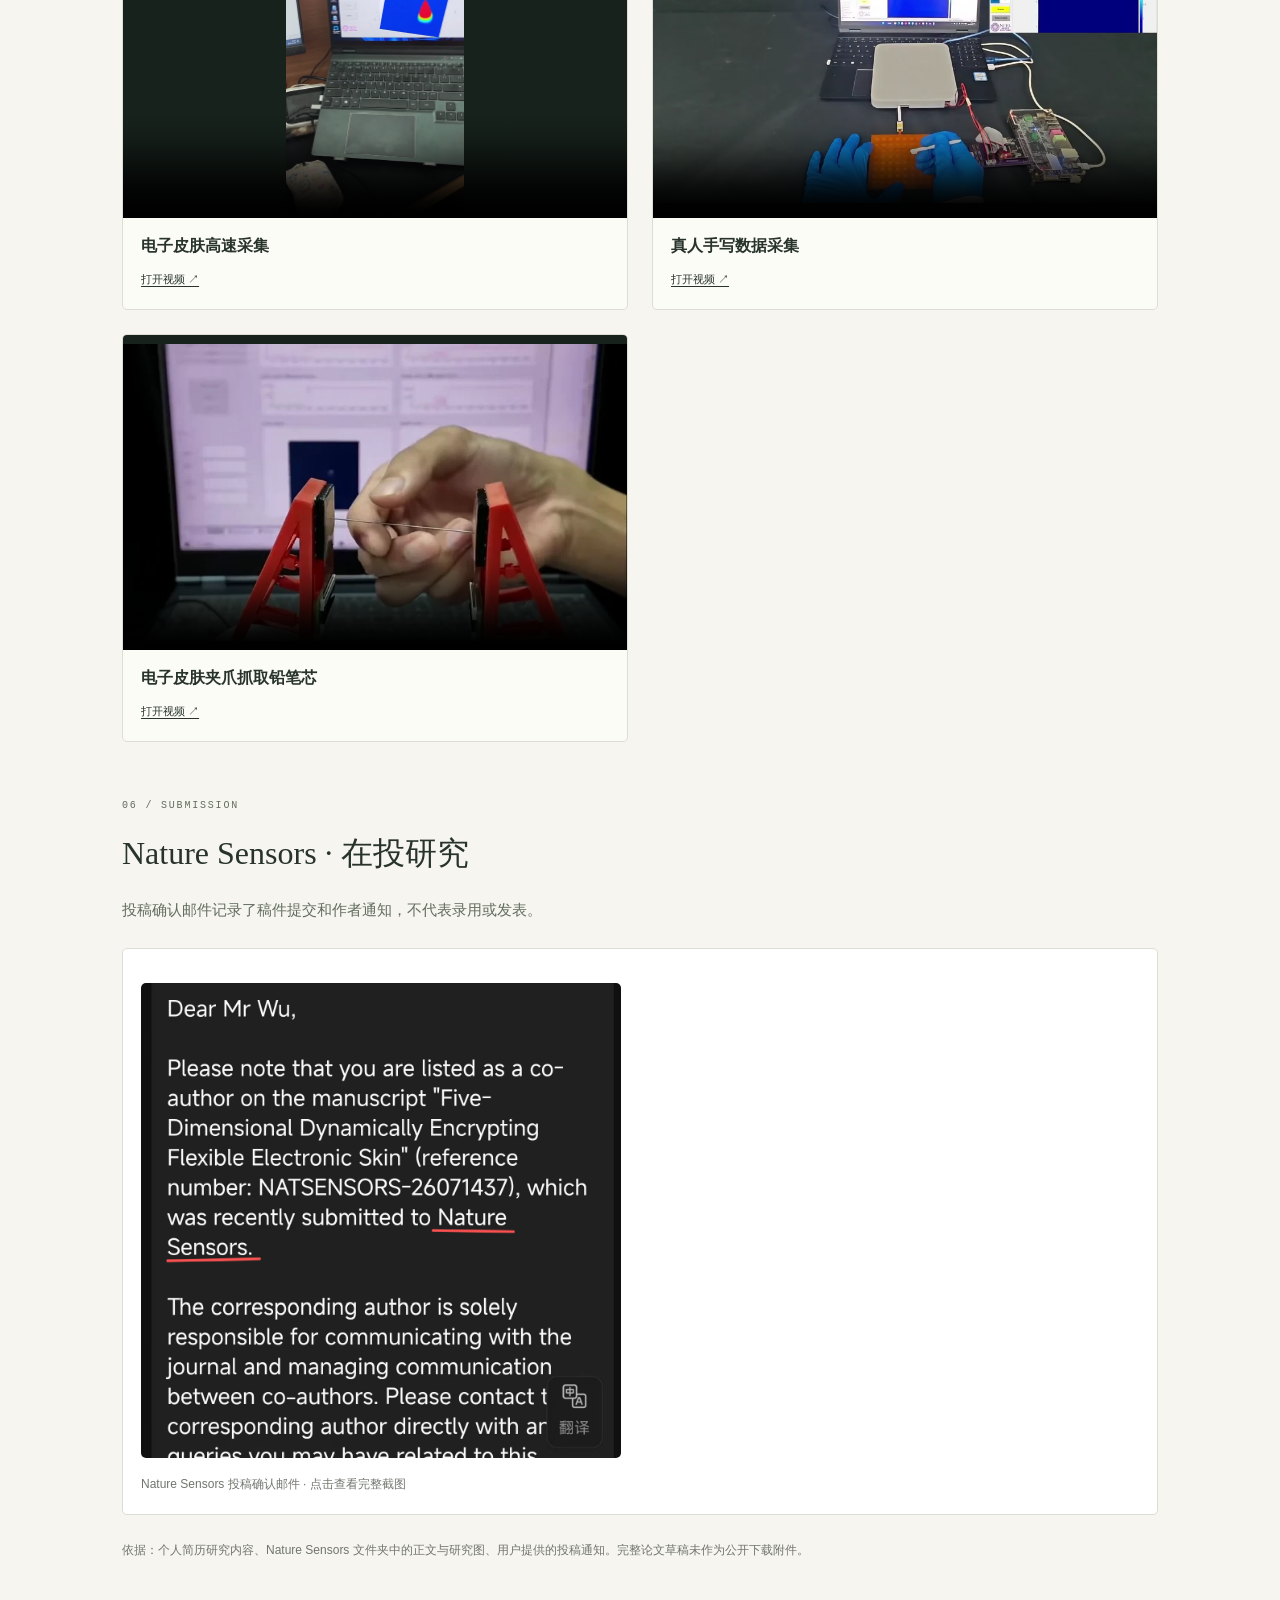
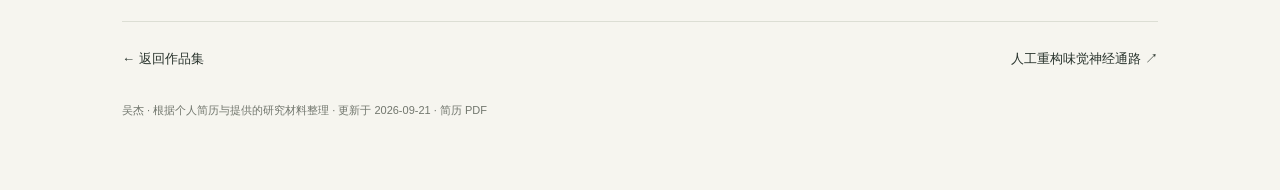
<file: nature-sensors/index.html>
<!doctype html>
<html lang="zh-CN"><head><meta charset="utf-8"><meta name="viewport" content="width=device-width,initial-scale=1"><meta name="description" content="以 GRASP 高速采集系统连接柔性电子皮肤与手写运动学，从触觉信号中提取五维动态特征，探索行为生物识别。"><meta name="theme-color" content="#f6f5ef"><title>五维加密柔性电子皮肤 · 吴杰研究作品集</title><link rel="icon" href="../assets/favicon.svg"><link rel="stylesheet" href="../styles.css"><link rel="stylesheet" href="../project-pages.css"><script src="../project-pages.js" defer></script></head><body class="project-page"><a class="skip-link" href="#main">跳到主要内容</a><header class="site-header"><a class="brand" href="../index.html"><span class="brand-mark">W<span>·</span></span><span>吴杰 <small>WU JIE</small></span></a><nav class="project-nav" aria-label="研究导航"><a href="../index.html#projects">← 全部项目</a><a href="../nature-sensors/index.html">电子皮肤</a><a href="../nature/index.html">味觉神经通路</a></nav></header><main class="project-shell" id="main"><header class="project-hero"><p class="eyebrow">RESEARCH / SENSING & SYSTEMS</p><h1>五维加密柔性电子皮肤</h1><p class="project-meta">Five-Dimensional Dynamically Encrypting Flexible Electronic Skin</p><p class="lead">以 GRASP 高速采集系统连接柔性电子皮肤与手写运动学，从触觉信号中提取五维动态特征，探索行为生物识别。</p><p class="project-meta">吴杰 · 第一作者（共同贡献） · Nature Sensors 在投<br>2024.12 — 2026.07</p><nav class="jump-links" aria-label="页内导航"><a href="#background">研究背景 ↓</a><a href="#method">系统与方法 ↓</a><a href="#contribution">我的贡献 ↓</a><a href="#results">研究结果 ↓</a><a href="#submission">投稿记录 ↓</a></nav></header><section class="project-section" id="background"><p class="eyebrow">01 / MOTIVATION</p><h2>触觉不仅是压力，也是人的动作特征。</h2><p>传统触觉阵列主要提供静态压力分布。但在手写过程中，即使写出相同字符，不同人的力度、轨迹和节奏也存在差异。研究希望从柔性电子皮肤的信号中恢复这些动态特征，用于行为生物识别。</p><p>系统需要同时解决阵列串扰、采样速度和运动信息解耦问题：只有稳定地记录细微变化，后续识别模型才能利用书写行为，而不只是最终留下的压力图。</p><figure class="project-figure"><a href="../assets/images/research/sensors-figure-1.webp" target="_blank" rel="noopener" aria-label="查看原图：图 1 · 从触觉感知到动态行为识别"><img src="../assets/images/research/sensors-figure-1.webp" alt="图 1 · 从触觉感知到动态行为识别" loading="lazy"></a><figcaption><strong>图 1 · 从触觉感知到动态行为识别</strong> · 研究将柔性阵列、采集电路与计算分析连接起来，重建手写动态信息。 · 点击查看原图</figcaption></figure></section><section class="project-section" id="method"><p class="eyebrow">02 / GRASP SYSTEM</p><h2>把柔性阵列、采集硬件与运动学连接起来。</h2><ol class="flow"><li>柔性传感阵列<small>记录书写过程中的接触变化</small></li><li>GRASP 采集<small>Zynq-7020 · PZPM 与 FDM</small></li><li>运动学解耦<small>压力、轨迹、速度、加速度、频率</small></li><li>身份识别<small>多维特征建模与消融验证</small></li></ol><div class="two-col"><article class="note-card"><h3>硬件：高速、多通道触觉采集</h3><p>基于 Zynq-7020 研发 GRASP 采集系统，融合 PZPM 与频分复用（FDM）技术，针对高串扰与低采样率痛点建立触觉数据通道，采样率达到 2,000 Hz。</p></article><article class="note-card"><h3>算法：从信号恢复书写过程</h3><p>论文稿描述了静态基线校准、自适应笔画分割与离散运动学解耦。将原始信号转换为压力及运动特征，形成可用于行为分析的时空表征。</p></article></div><figure class="project-figure"><a href="../assets/images/research/sensors-figure-2.webp" target="_blank" rel="noopener" aria-label="查看原图：图 2 · 采集与解耦框架"><img src="../assets/images/research/sensors-figure-2.webp" alt="图 2 · 采集与解耦框架" loading="lazy"></a><figcaption><strong>图 2 · 采集与解耦框架</strong> · 展示频分复用感知、采样策略和离散运动学解耦之间的关系。 · 点击查看原图</figcaption></figure><figure class="project-figure"><a href="../assets/images/research/sensors-circuit.webp" target="_blank" rel="noopener" aria-label="查看原图：GRASP 实物采集系统"><img src="../assets/images/research/sensors-circuit.webp" alt="GRASP 实物采集系统" loading="lazy"></a><figcaption><strong>GRASP 实物采集系统</strong> · 柔性压力阵列、信号调理、转换模块与 Zynq 平台构成完整采集链路。 · 点击查看原图</figcaption></figure><figure class="project-figure"><a href="../assets/images/research/sensors-figure-3.webp" target="_blank" rel="noopener" aria-label="查看原图：图 3 · 传感阵列与采集特性"><img src="../assets/images/research/sensors-figure-3.webp" alt="图 3 · 传感阵列与采集特性" loading="lazy"></a><figcaption><strong>图 3 · 传感阵列与采集特性</strong> · 材料和阵列响应为后续高速运动学重建提供基础。 · 点击查看原图</figcaption></figure></section><section class="project-section" id="contribution"><p class="eyebrow">03 / MY CONTRIBUTION</p><h2>我的角色：从电路到算法的全栈设计。</h2><div class="two-col"><article class="note-card"><h3>FPGA / Zynq 与 STM32</h3><p>负责采集系统相关的嵌入式开发，连接硬件数据获取与后续处理流程。</p></article><article class="note-card"><h3>PCB 与 3D 建模</h3><p>负责电路板设计及结构建模，将传感与采集需求落实为可运行的实物系统。</p></article><article class="note-card"><h3>手写运动学解耦</h3><p>负责从书写轨迹与触觉信号中提取多维手写特征，打通触觉数据采集和行为表征。</p></article><article class="note-card"><h3>深度学习与系统验证</h3><p>构建多维手写数据集，训练身份识别模型，并通过消融实验检验动态特征的作用。</p></article></div><p class="project-footnote">贡献范围按个人简历描述。论文稿将 Jie Wu 列为第一顺位作者，并标注共同贡献。</p></section><section class="project-section" id="results"><p class="eyebrow">04 / RESULTS</p><h2>高速采集，为动态识别保留更多信息。</h2><div class="result-list"><div><strong>2,000 Hz</strong><span>触觉采样率</span></div><div><strong>1,551</strong><span>多维手写样本（简历口径）</span></div><div><strong>97.8%</strong><span>身份识别准确率（简历口径）</span></div></div><p>简历报告系统响应时间为 <strong>2.63 ms</strong>。通过多维特征建模与消融验证，研究表明：书写过程中蕴含的运动信息可以帮助区分不同用户。</p><details class="note-card"><summary>指标口径：简历与论文稿的版本差异</summary><p>本页个人成果摘要按简历展示。文件夹中的 Manuscript_WJ_V14 报告响应时间为 2.43 ms，并分别报告字符 N、K、U 的识别率为 93.6%、96.2%、97.5%。这些数值与简历中的 2.63 ms、97.8% 存在差异，不能视为同一版本的同一统计结果。</p><p>稿件第 19 页描述五名志愿者、1,551 个样本及 70% / 30% 随机训练测试划分。仅用压力特征时，N、K、U 识别率分别为 80.9%、89.7%、83.5%；这些对比对应稿件实验设置。</p></details><figure class="project-figure"><a href="../assets/images/research/sensors-figure-4.webp" target="_blank" rel="noopener" aria-label="查看原图：图 4 · 五维手写运动学重建"><img src="../assets/images/research/sensors-figure-4.webp" alt="图 4 · 五维手写运动学重建" loading="lazy"></a><figcaption><strong>图 4 · 五维手写运动学重建</strong> · 结合时空压力分布、方向与运动曲线，呈现书写动作的动态变化。 · 点击查看原图</figcaption></figure><figure class="project-figure"><a href="../assets/images/research/sensors-figure-5.webp" target="_blank" rel="noopener" aria-label="查看原图：图 5 · 识别与系统验证"><img src="../assets/images/research/sensors-figure-5.webp" alt="图 5 · 识别与系统验证" loading="lazy"></a><figcaption><strong>图 5 · 识别与系统验证</strong> · 呈现多维手写特征识别、对照结果及演示；图中数据采用原始稿件口径。 · 点击查看原图</figcaption></figure></section><section class="project-section" id="demos"><p class="eyebrow">05 / DEMONSTRATIONS</p><h2>从手写采集到机器人触觉应用。</h2><div class="project-video-grid"><figure class="video-card"><video controls playsinline preload="none" poster="../assets/images/tactile-capture-poster.webp" aria-label="电子皮肤高速采集"><source src="../assets/videos/tactile-capture.mp4" type="video/mp4">请通过下方链接查看视频。</video><figcaption><h3>电子皮肤高速采集</h3><a href="../assets/videos/tactile-capture.mp4" target="_blank" rel="noopener">打开视频 ↗</a></figcaption></figure><figure class="video-card"><video controls playsinline preload="none" poster="../assets/images/handwriting-poster.webp" aria-label="真人手写数据采集"><source src="../assets/videos/handwriting.mp4" type="video/mp4">请通过下方链接查看视频。</video><figcaption><h3>真人手写数据采集</h3><a href="../assets/videos/handwriting.mp4" target="_blank" rel="noopener">打开视频 ↗</a></figcaption></figure><figure class="video-card"><video controls playsinline preload="none" poster="../assets/images/tactile-grasp-poster.webp" aria-label="电子皮肤夹爪抓取铅笔芯"><source src="../assets/videos/tactile-grasp.mp4" type="video/mp4">请通过下方链接查看视频。</video><figcaption><h3>电子皮肤夹爪抓取铅笔芯</h3><a href="../assets/videos/tactile-grasp.mp4" target="_blank" rel="noopener">打开视频 ↗</a></figcaption></figure></div></section><section class="project-section" id="submission"><p class="eyebrow">06 / SUBMISSION</p><h2>Nature Sensors · 在投研究</h2><p>投稿确认邮件记录了稿件提交和作者通知，不代表录用或发表。</p><figure class="project-figure submission-proof"><a href="../assets/docs/nature-sensors-submission.jpg" target="_blank" rel="noopener"><img src="../assets/docs/nature-sensors-submission.jpg" alt="Nature Sensors 投稿确认邮件" loading="lazy"></a><figcaption>Nature Sensors 投稿确认邮件 · 点击查看完整截图</figcaption></figure><p class="project-footnote">依据：个人简历研究内容、Nature Sensors 文件夹中的正文与研究图、用户提供的投稿通知。完整论文草稿未作为公开下载附件。</p></section><nav class="next-project"><a href="../index.html#projects">← 返回作品集</a><a href="../nature/index.html">人工重构味觉神经通路 ↗</a></nav><footer class="project-footer">吴杰 · 根据个人简历与提供的研究材料整理 · 更新于 2026-09-21 · <a href="../assets/docs/resume.pdf">简历 PDF</a></footer></main></body></html>
</file>
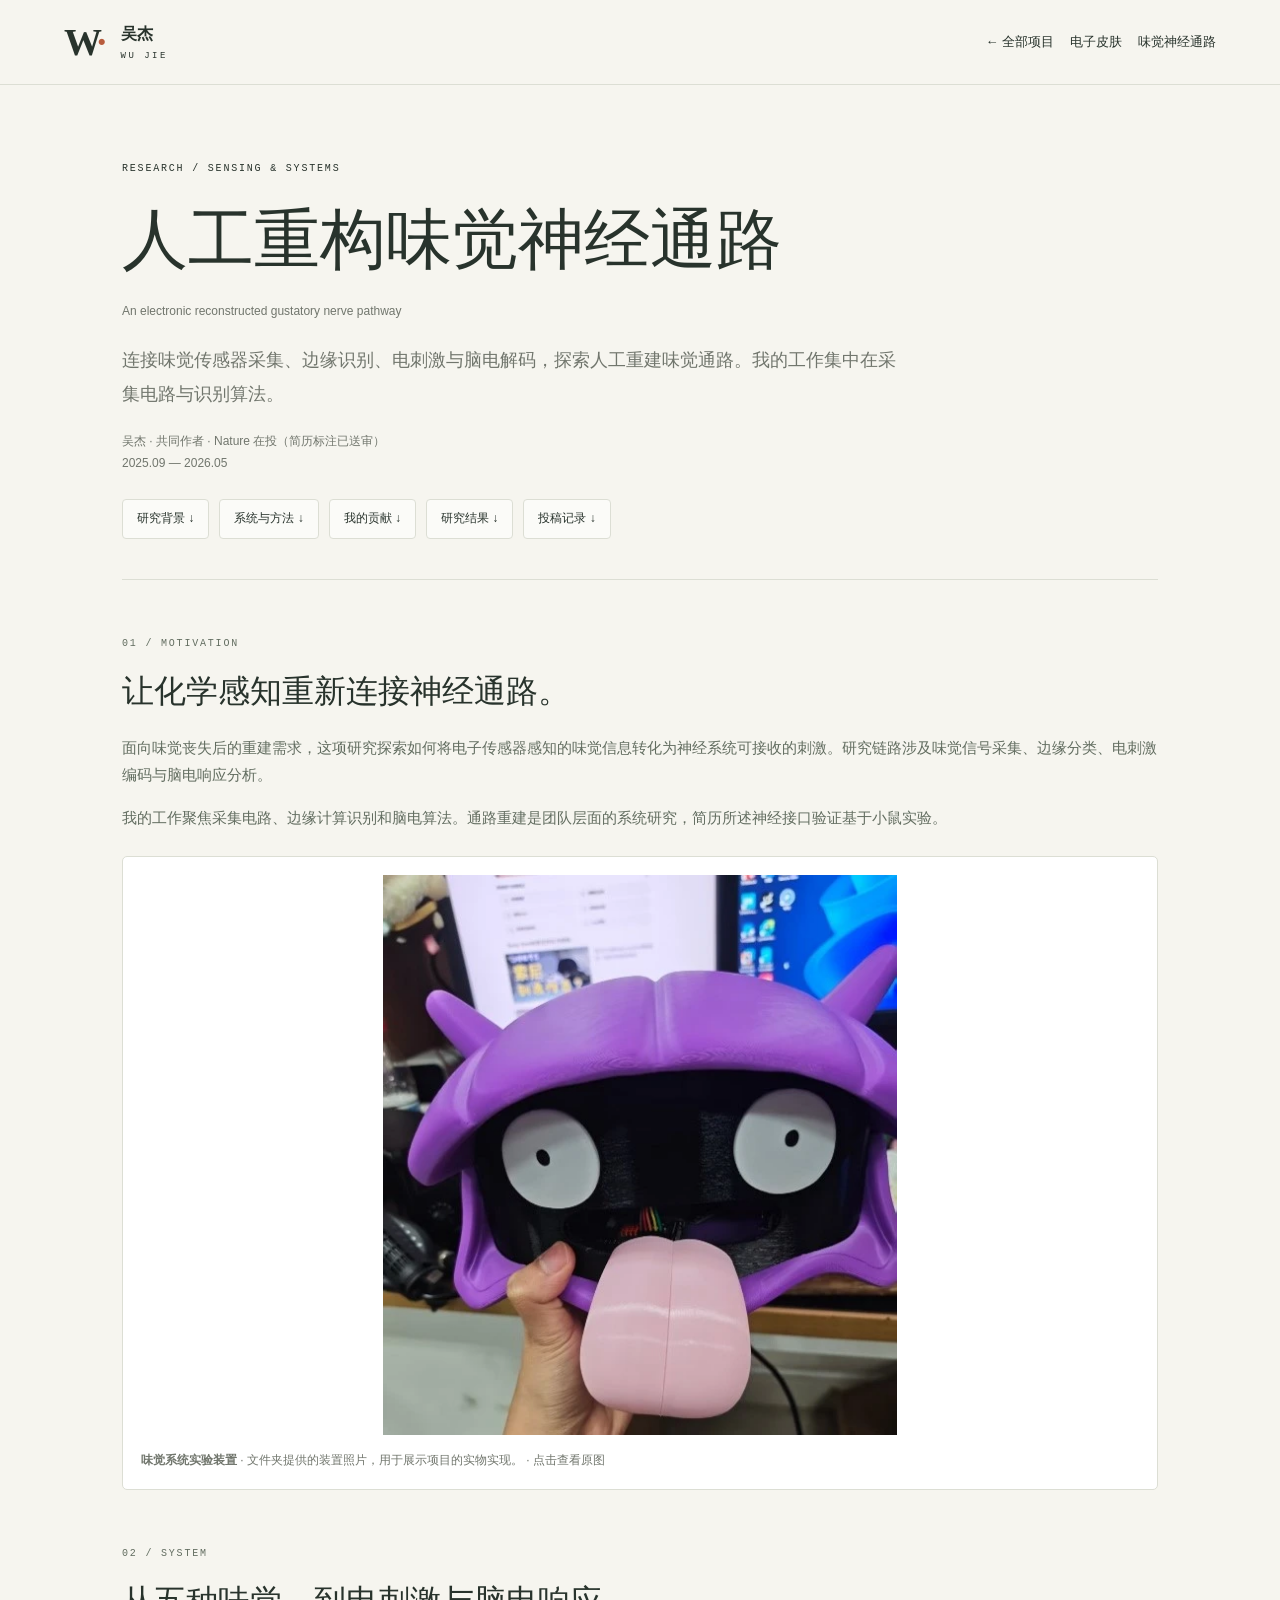
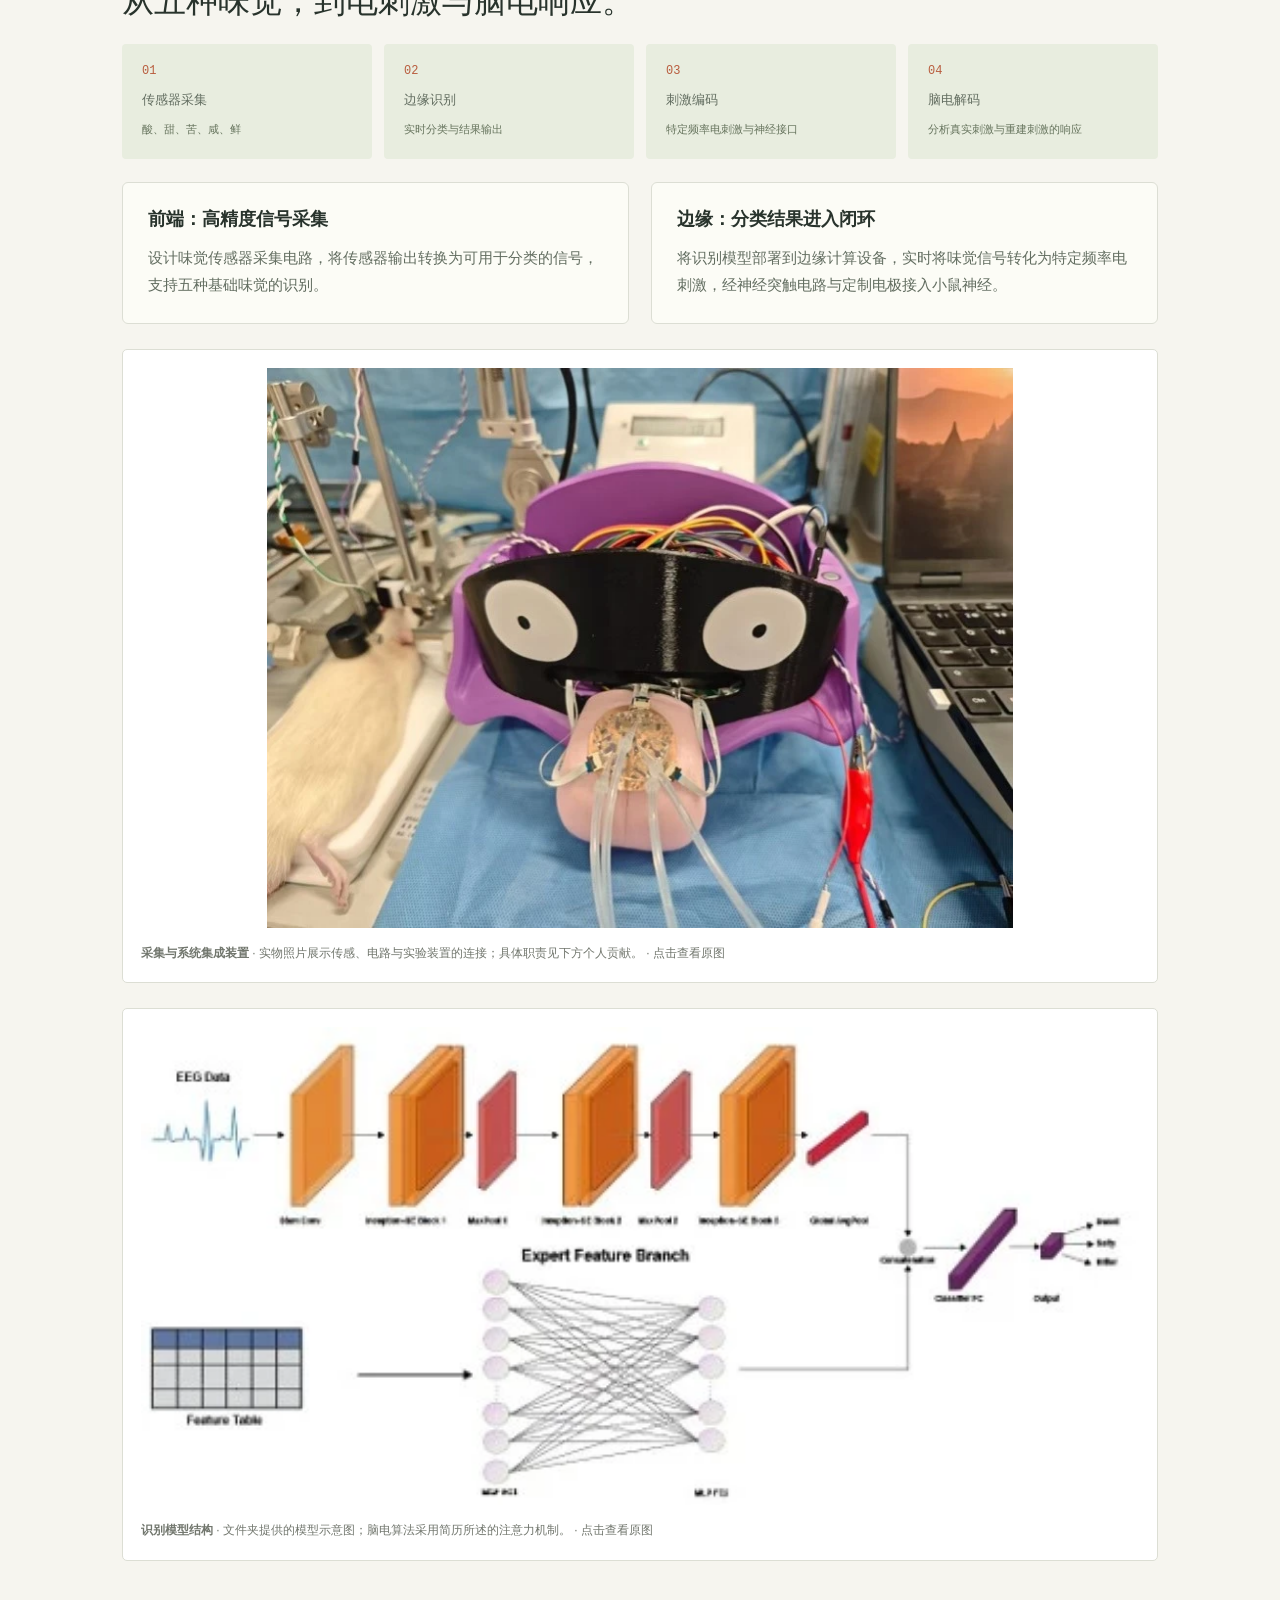
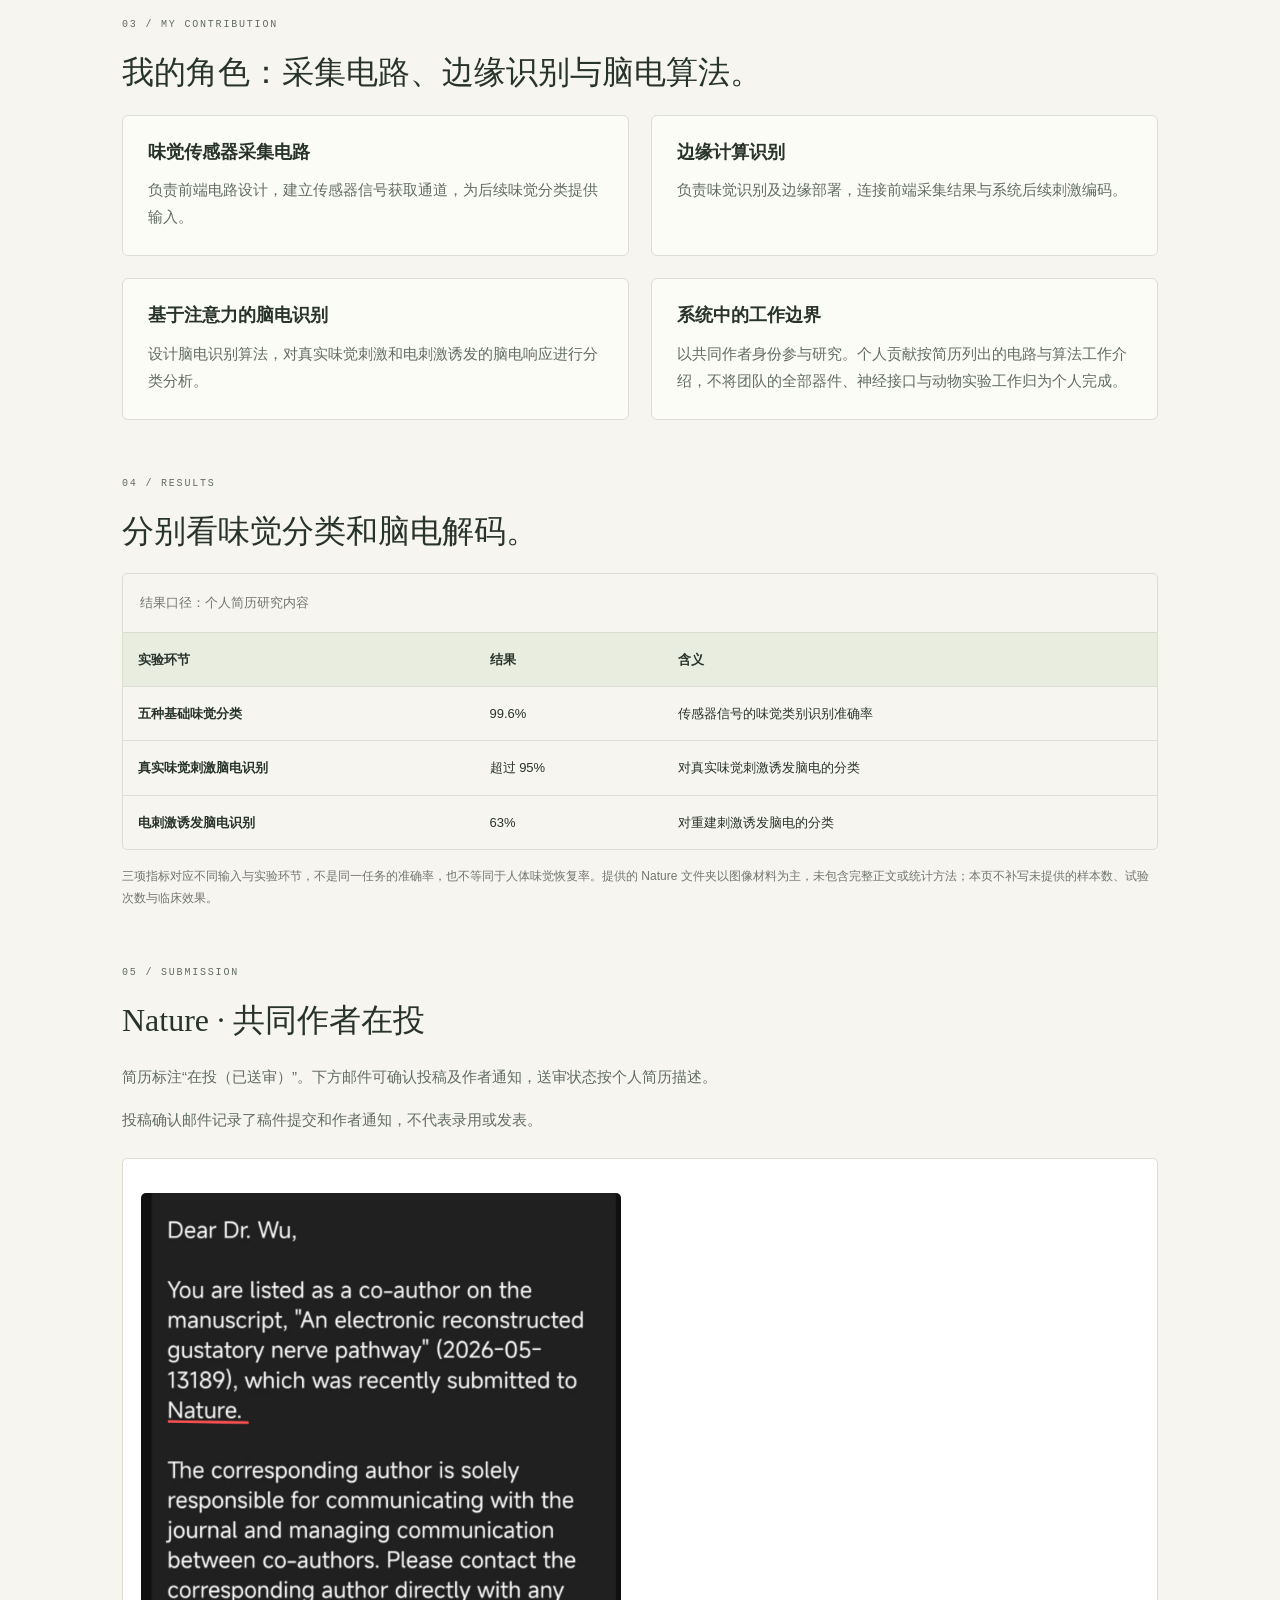
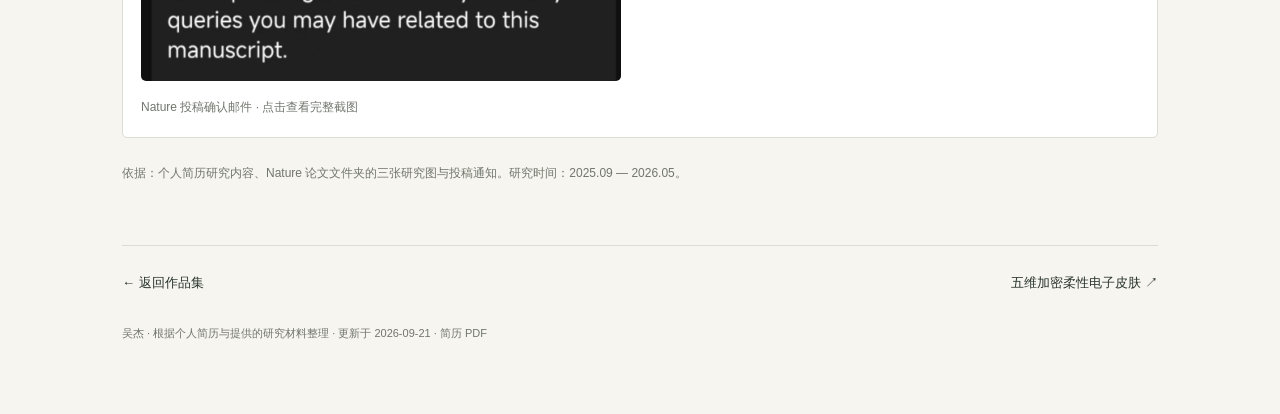
<file: nature/index.html>
<!doctype html>
<html lang="zh-CN"><head><meta charset="utf-8"><meta name="viewport" content="width=device-width,initial-scale=1"><meta name="description" content="连接味觉传感器采集、边缘识别、电刺激与脑电解码，探索人工重建味觉通路。我的工作集中在采集电路与识别算法。"><meta name="theme-color" content="#f6f5ef"><title>人工重构味觉神经通路 · 吴杰研究作品集</title><link rel="icon" href="../assets/favicon.svg"><link rel="stylesheet" href="../styles.css"><link rel="stylesheet" href="../project-pages.css"><script src="../project-pages.js" defer></script></head><body class="project-page"><a class="skip-link" href="#main">跳到主要内容</a><header class="site-header"><a class="brand" href="../index.html"><span class="brand-mark">W<span>·</span></span><span>吴杰 <small>WU JIE</small></span></a><nav class="project-nav" aria-label="研究导航"><a href="../index.html#projects">← 全部项目</a><a href="../nature-sensors/index.html">电子皮肤</a><a href="../nature/index.html">味觉神经通路</a></nav></header><main class="project-shell" id="main"><header class="project-hero"><p class="eyebrow">RESEARCH / SENSING & SYSTEMS</p><h1>人工重构味觉神经通路</h1><p class="project-meta">An electronic reconstructed gustatory nerve pathway</p><p class="lead">连接味觉传感器采集、边缘识别、电刺激与脑电解码，探索人工重建味觉通路。我的工作集中在采集电路与识别算法。</p><p class="project-meta">吴杰 · 共同作者 · Nature 在投（简历标注已送审）<br>2025.09 — 2026.05</p><nav class="jump-links" aria-label="页内导航"><a href="#background">研究背景 ↓</a><a href="#method">系统与方法 ↓</a><a href="#contribution">我的贡献 ↓</a><a href="#results">研究结果 ↓</a><a href="#submission">投稿记录 ↓</a></nav></header><section class="project-section" id="background"><p class="eyebrow">01 / MOTIVATION</p><h2>让化学感知重新连接神经通路。</h2><p>面向味觉丧失后的重建需求，这项研究探索如何将电子传感器感知的味觉信息转化为神经系统可接收的刺激。研究链路涉及味觉信号采集、边缘分类、电刺激编码与脑电响应分析。</p><p>我的工作聚焦采集电路、边缘计算识别和脑电算法。通路重建是团队层面的系统研究，简历所述神经接口验证基于小鼠实验。</p><figure class="project-figure"><a href="../assets/images/research/taste-device.webp" target="_blank" rel="noopener" aria-label="查看原图：味觉系统实验装置"><img src="../assets/images/research/taste-device.webp" alt="味觉系统实验装置" loading="lazy"></a><figcaption><strong>味觉系统实验装置</strong> · 文件夹提供的装置照片，用于展示项目的实物实现。 · 点击查看原图</figcaption></figure></section><section class="project-section" id="method"><p class="eyebrow">02 / SYSTEM</p><h2>从五种味觉，到电刺激与脑电响应。</h2><ol class="flow"><li>传感器采集<small>酸、甜、苦、咸、鲜</small></li><li>边缘识别<small>实时分类与结果输出</small></li><li>刺激编码<small>特定频率电刺激与神经接口</small></li><li>脑电解码<small>分析真实刺激与重建刺激的响应</small></li></ol><div class="two-col"><article class="note-card"><h3>前端：高精度信号采集</h3><p>设计味觉传感器采集电路，将传感器输出转换为可用于分类的信号，支持五种基础味觉的识别。</p></article><article class="note-card"><h3>边缘：分类结果进入闭环</h3><p>将识别模型部署到边缘计算设备，实时将味觉信号转化为特定频率电刺激，经神经突触电路与定制电极接入小鼠神经。</p></article></div><figure class="project-figure"><a href="../assets/images/research/taste-system.webp" target="_blank" rel="noopener" aria-label="查看原图：采集与系统集成装置"><img src="../assets/images/research/taste-system.webp" alt="采集与系统集成装置" loading="lazy"></a><figcaption><strong>采集与系统集成装置</strong> · 实物照片展示传感、电路与实验装置的连接；具体职责见下方个人贡献。 · 点击查看原图</figcaption></figure><figure class="project-figure"><a href="../assets/images/research/taste-model.webp" target="_blank" rel="noopener" aria-label="查看原图：识别模型结构"><img src="../assets/images/research/taste-model.webp" alt="识别模型结构" loading="lazy"></a><figcaption><strong>识别模型结构</strong> · 文件夹提供的模型示意图；脑电算法采用简历所述的注意力机制。 · 点击查看原图</figcaption></figure></section><section class="project-section" id="contribution"><p class="eyebrow">03 / MY CONTRIBUTION</p><h2>我的角色：采集电路、边缘识别与脑电算法。</h2><div class="two-col"><article class="note-card"><h3>味觉传感器采集电路</h3><p>负责前端电路设计，建立传感器信号获取通道，为后续味觉分类提供输入。</p></article><article class="note-card"><h3>边缘计算识别</h3><p>负责味觉识别及边缘部署，连接前端采集结果与系统后续刺激编码。</p></article><article class="note-card"><h3>基于注意力的脑电识别</h3><p>设计脑电识别算法，对真实味觉刺激和电刺激诱发的脑电响应进行分类分析。</p></article><article class="note-card"><h3>系统中的工作边界</h3><p>以共同作者身份参与研究。个人贡献按简历列出的电路与算法工作介绍，不将团队的全部器件、神经接口与动物实验工作归为个人完成。</p></article></div></section><section class="project-section" id="results"><p class="eyebrow">04 / RESULTS</p><h2>分别看味觉分类和脑电解码。</h2><div class="table-scroll" role="region" aria-label="简历报告的实验结果" tabindex="0"><table class="project-table"><caption>结果口径：个人简历研究内容</caption><thead><tr><th scope="col">实验环节</th><th scope="col">结果</th><th scope="col">含义</th></tr></thead><tbody><tr><th scope="row">五种基础味觉分类</th><td>99.6%</td><td>传感器信号的味觉类别识别准确率</td></tr><tr><th scope="row">真实味觉刺激脑电识别</th><td>超过 95%</td><td>对真实味觉刺激诱发脑电的分类</td></tr><tr><th scope="row">电刺激诱发脑电识别</th><td>63%</td><td>对重建刺激诱发脑电的分类</td></tr></tbody></table></div><p class="project-footnote">三项指标对应不同输入与实验环节，不是同一任务的准确率，也不等同于人体味觉恢复率。提供的 Nature 文件夹以图像材料为主，未包含完整正文或统计方法；本页不补写未提供的样本数、试验次数与临床效果。</p></section><section class="project-section" id="submission"><p class="eyebrow">05 / SUBMISSION</p><h2>Nature · 共同作者在投</h2><p>简历标注“在投（已送审）”。下方邮件可确认投稿及作者通知，送审状态按个人简历描述。</p><p>投稿确认邮件记录了稿件提交和作者通知，不代表录用或发表。</p><figure class="project-figure submission-proof"><a href="../assets/docs/nature-submission.jpg" target="_blank" rel="noopener"><img src="../assets/docs/nature-submission.jpg" alt="Nature 投稿确认邮件" loading="lazy"></a><figcaption>Nature 投稿确认邮件 · 点击查看完整截图</figcaption></figure><p class="project-footnote">依据：个人简历研究内容、Nature 论文文件夹的三张研究图与投稿通知。研究时间：2025.09 — 2026.05。</p></section><nav class="next-project"><a href="../index.html#projects">← 返回作品集</a><a href="../nature-sensors/index.html">五维加密柔性电子皮肤 ↗</a></nav><footer class="project-footer">吴杰 · 根据个人简历与提供的研究材料整理 · 更新于 2026-09-21 · <a href="../assets/docs/resume.pdf">简历 PDF</a></footer></main></body></html>
</file>
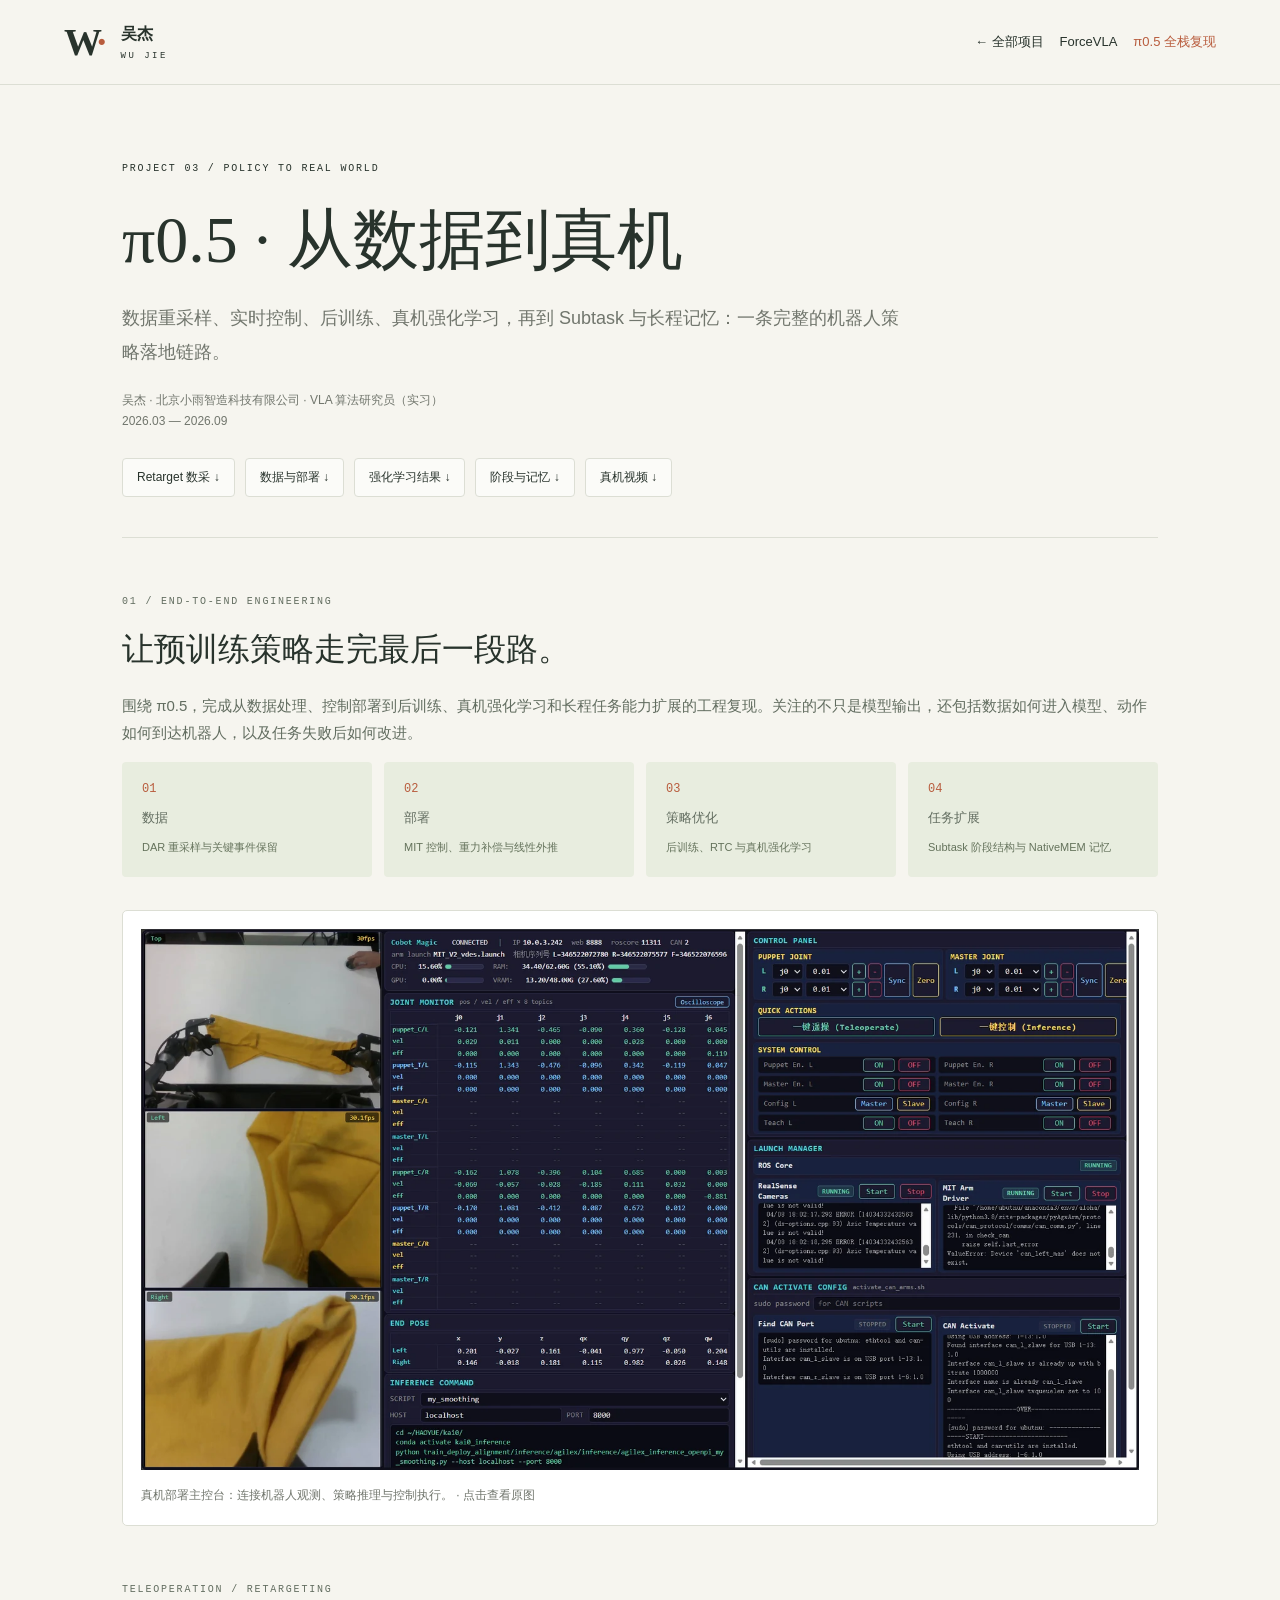
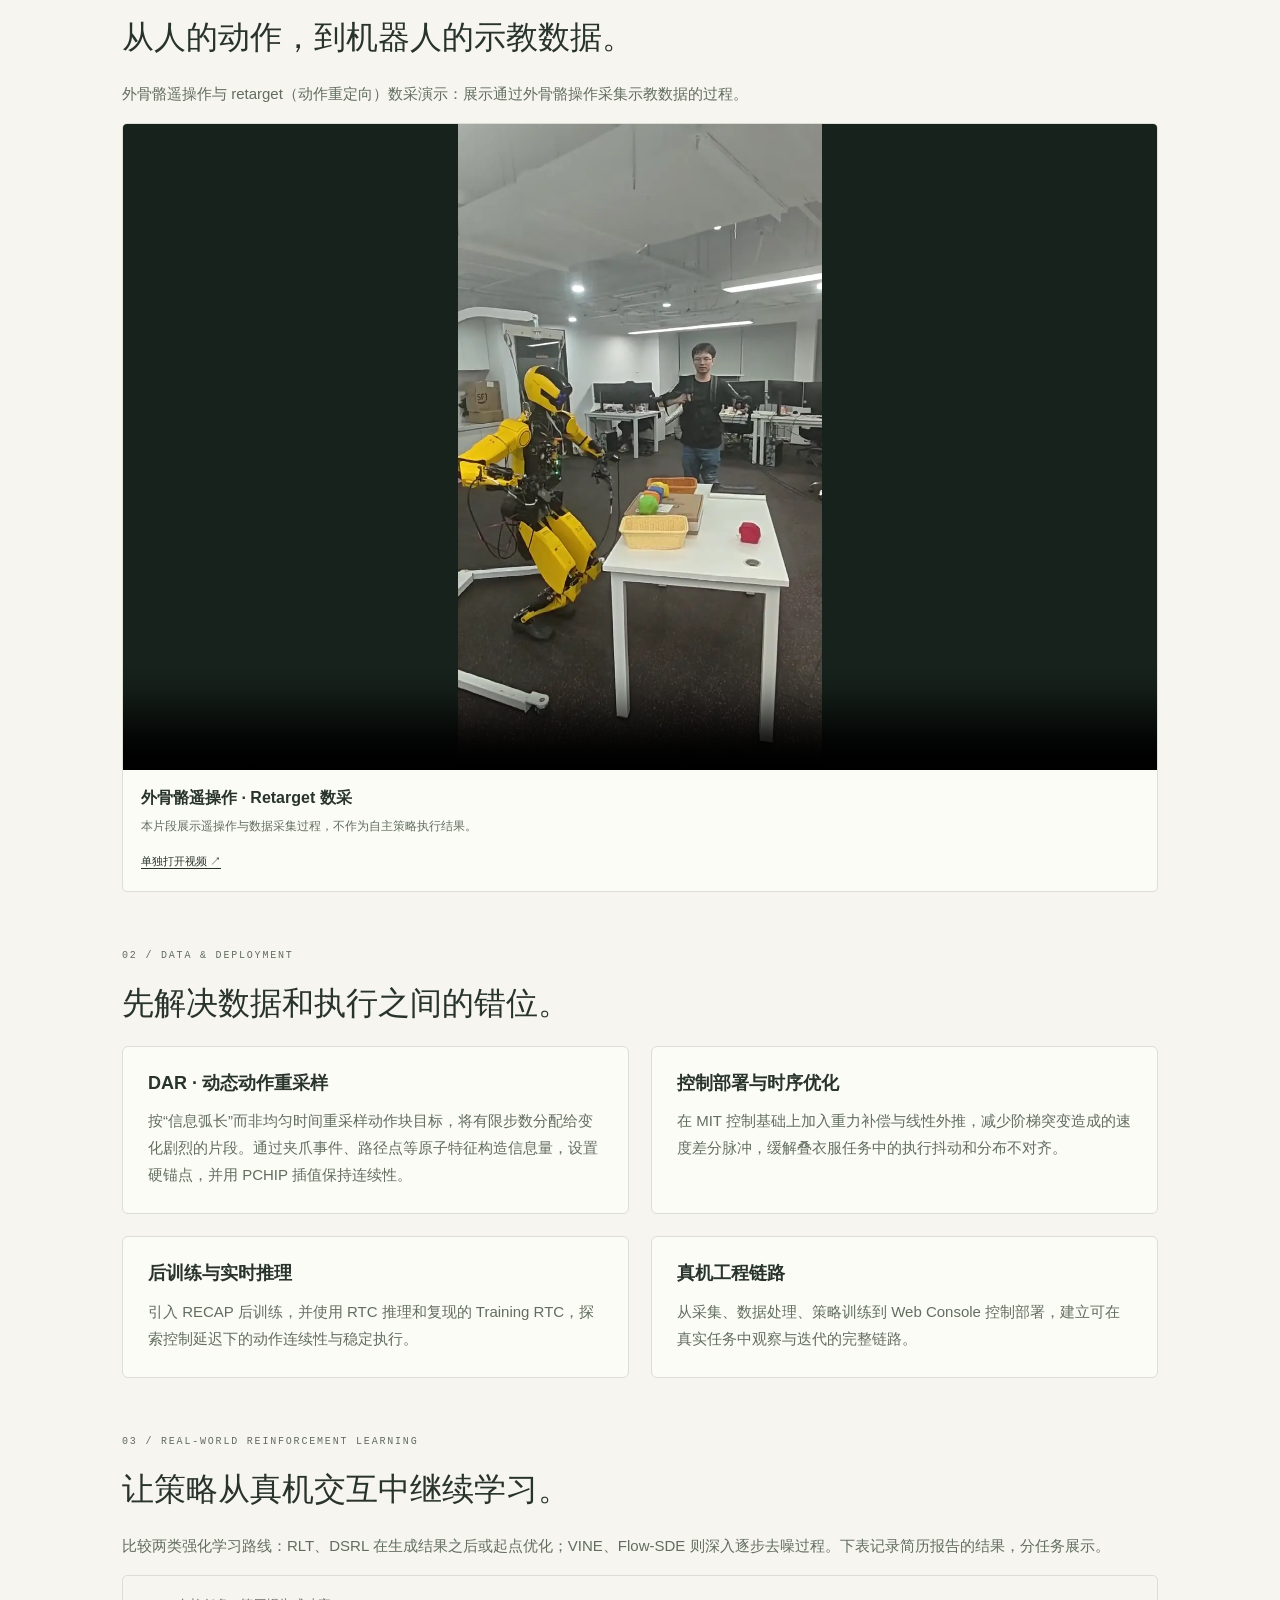
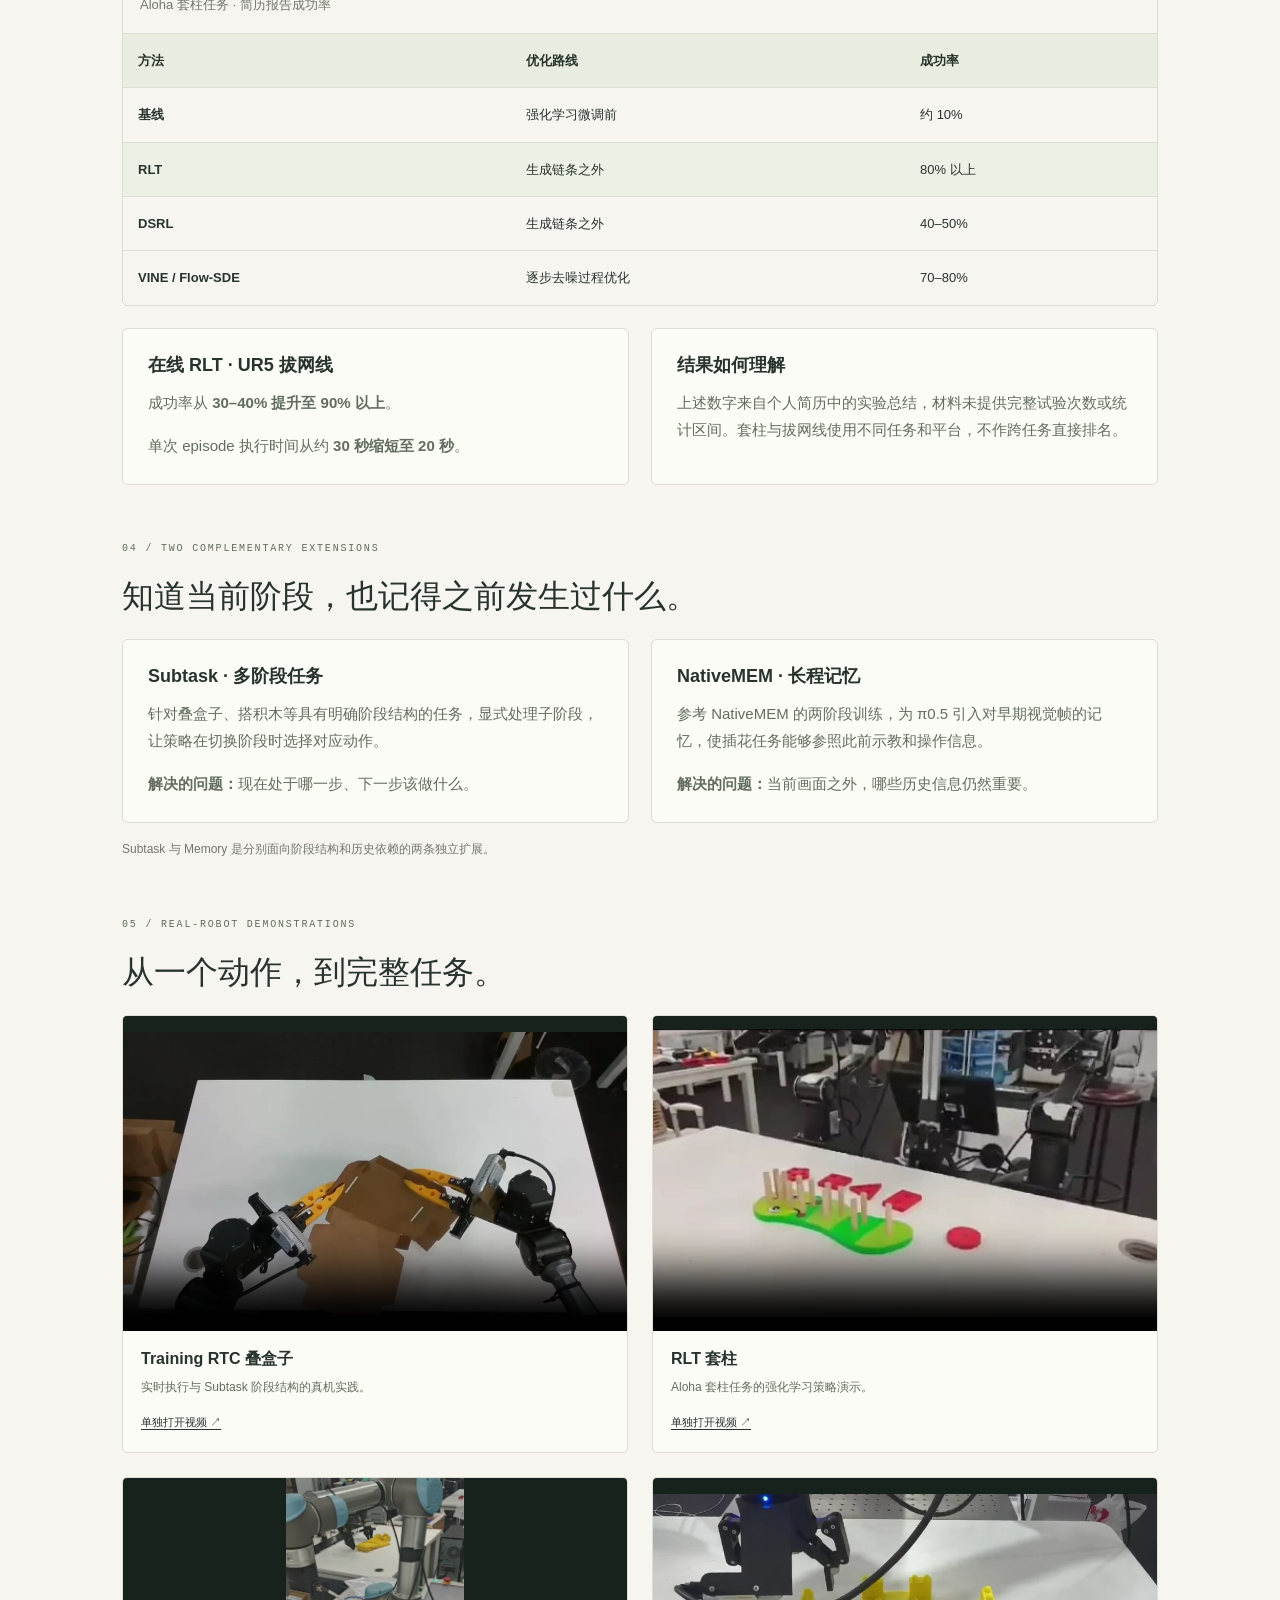
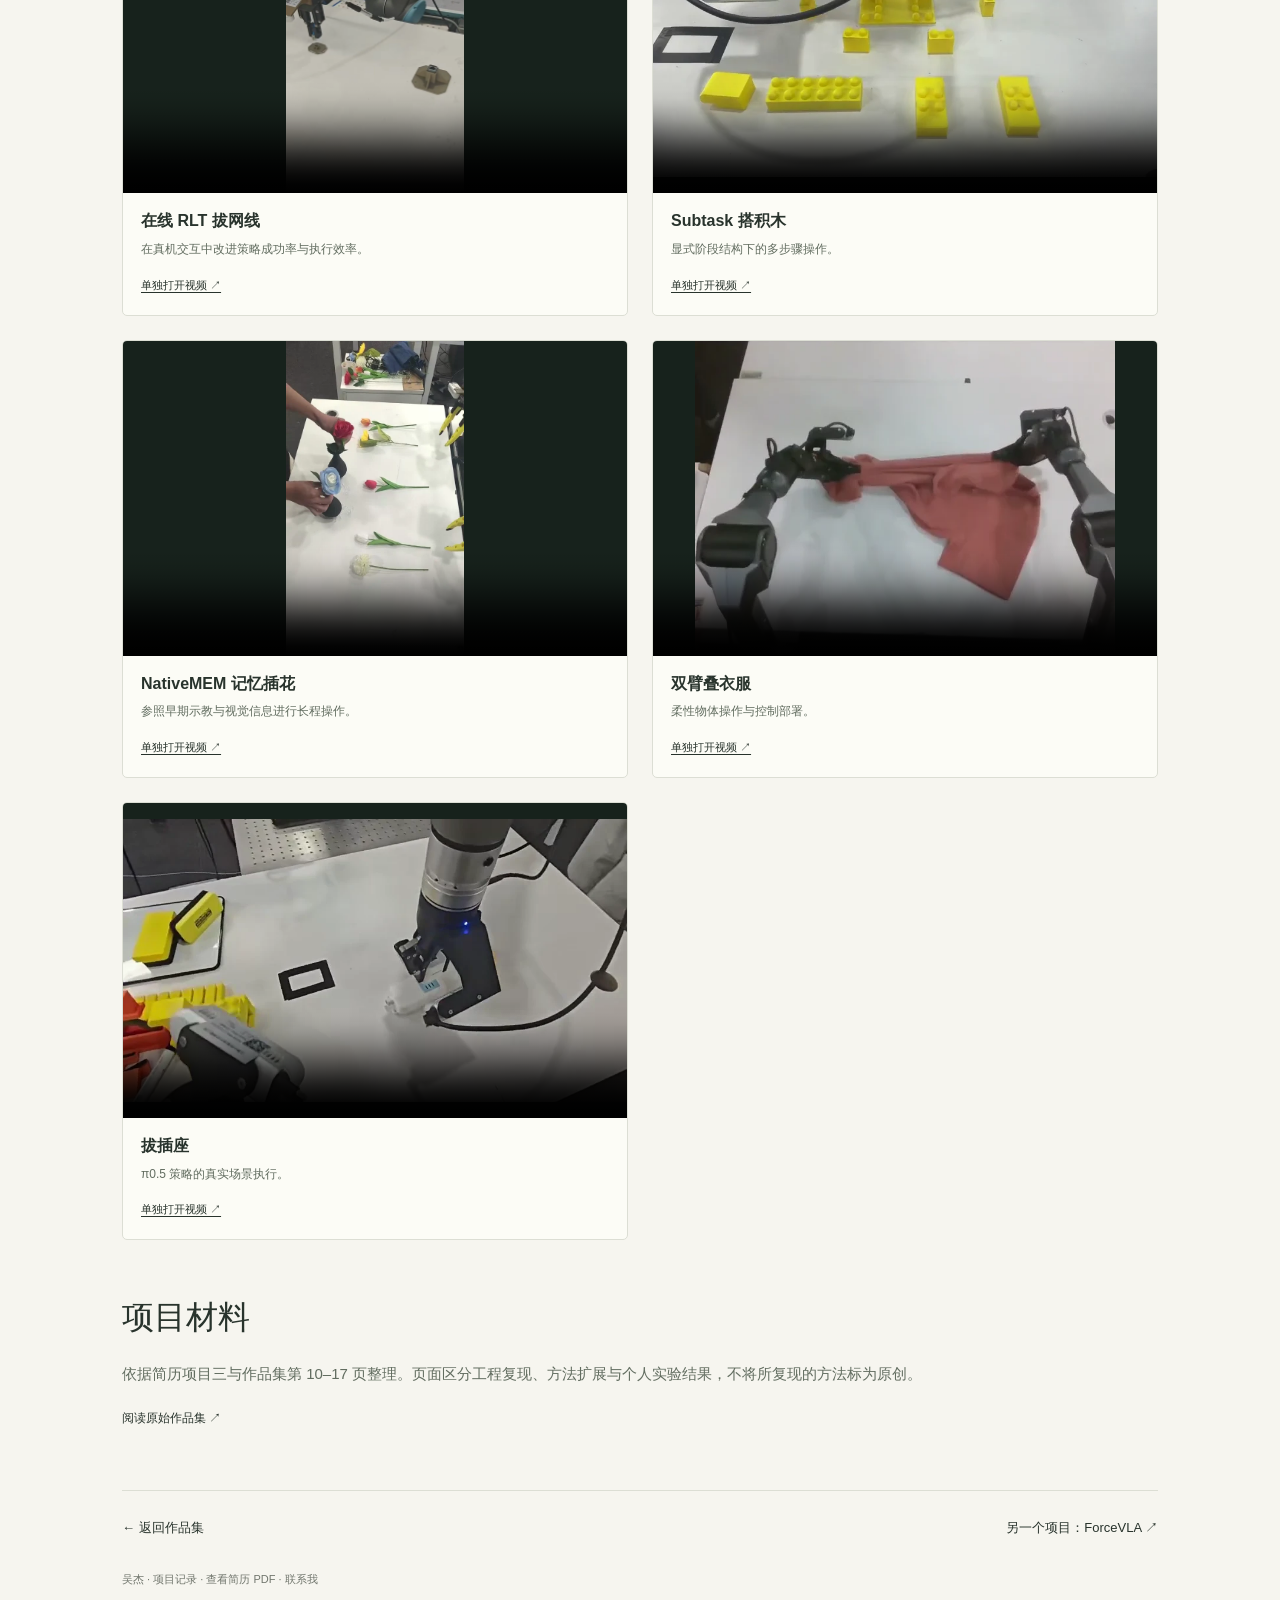
<file: pi05/index.html>
<!doctype html>
<html lang="zh-CN"><head><meta charset="utf-8"><meta name="viewport" content="width=device-width, initial-scale=1"><meta name="theme-color" content="#f6f5ef"><meta name="description" content="数据重采样、实时控制、后训练、真机强化学习，再到 Subtask 与长程记忆：一条完整的机器人策略落地链路。"><meta property="og:title" content="π0.5 · 从数据到真机 · 吴杰"><meta property="og:description" content="数据重采样、实时控制、后训练、真机强化学习，再到 Subtask 与长程记忆：一条完整的机器人策略落地链路。"><title>π0.5 · 从数据到真机 · 吴杰的项目作品集</title><link rel="icon" href="../assets/favicon.svg" type="image/svg+xml"><link rel="stylesheet" href="../styles.css"><link rel="stylesheet" href="../project-pages.css"><script src="../project-pages.js" defer></script></head>
<body class="project-page"><a class="skip-link" href="#main">跳到主要内容</a><header class="site-header"><a class="brand" href="../index.html"><span class="brand-mark">W<span>·</span></span><span>吴杰 <small>WU JIE</small></span></a><nav class="project-nav" aria-label="项目导航"><a href="../index.html#projects">← 全部项目</a><a href="../forcevla/index.html" >ForceVLA</a><a href="../pi05/index.html" aria-current="page">π0.5 全栈复现</a></nav></header>
<main class="project-shell" id="main"><header class="project-hero"><p class="eyebrow">PROJECT 03 / POLICY TO REAL WORLD</p><h1>π0.5 · 从数据到真机</h1><p class="lead">数据重采样、实时控制、后训练、真机强化学习，再到 Subtask 与长程记忆：一条完整的机器人策略落地链路。</p><p class="project-meta">吴杰 · 北京小雨智造科技有限公司 · VLA 算法研究员（实习）<br>2026.03 — 2026.09</p><nav class="jump-links" aria-label="页内导航"><a href="#data-collection">Retarget 数采 ↓</a><a href="#pipeline">数据与部署 ↓</a><a href="#rl">强化学习结果 ↓</a><a href="#memory">阶段与记忆 ↓</a><a href="#demos">真机视频 ↓</a></nav></header>
<section class="project-section" id="overview"><p class="eyebrow">01 / END-TO-END ENGINEERING</p><h2>让预训练策略走完最后一段路。</h2><p>围绕 π0.5，完成从数据处理、控制部署到后训练、真机强化学习和长程任务能力扩展的工程复现。关注的不只是模型输出，还包括数据如何进入模型、动作如何到达机器人，以及任务失败后如何改进。</p><ol class="flow"><li>数据<small>DAR 重采样与关键事件保留</small></li><li>部署<small>MIT 控制、重力补偿与线性外推</small></li><li>策略优化<small>后训练、RTC 与真机强化学习</small></li><li>任务扩展<small>Subtask 阶段结构与 NativeMEM 记忆</small></li></ol><figure class="project-figure"><a href="../assets/images/deployment.webp" target="_blank" rel="noopener" aria-label="查看原图：Web Console 主控界面与真机多视角"><img src="../assets/images/deployment.webp" alt="Web Console 主控界面与真机多视角" loading="lazy"></a><figcaption>真机部署主控台：连接机器人观测、策略推理与控制执行。 · 点击查看原图</figcaption></figure></section><section class="project-section" id="data-collection"><p class="eyebrow">TELEOPERATION / RETARGETING</p><h2>从人的动作，到机器人的示教数据。</h2><p>外骨骼遥操作与 retarget（动作重定向）数采演示：展示通过外骨骼操作采集示教数据的过程。</p><figure class="video-card"><video controls playsinline preload="none" poster="../assets/images/exoskeleton-retarget-poster.webp" aria-label="外骨骼遥操作 retarget 数采"><source src="../assets/videos/exoskeleton-retarget.mp4" type="video/mp4">请通过下方链接打开视频。</video><figcaption><h3>外骨骼遥操作 · Retarget 数采</h3><p>本片段展示遥操作与数据采集过程，不作为自主策略执行结果。</p><a href="../assets/videos/exoskeleton-retarget.mp4" target="_blank" rel="noopener">单独打开视频 ↗</a></figcaption></figure></section>
<section class="project-section" id="pipeline"><p class="eyebrow">02 / DATA & DEPLOYMENT</p><h2>先解决数据和执行之间的错位。</h2><div class="two-col"><article class="note-card"><h3>DAR · 动态动作重采样</h3><p>按“信息弧长”而非均匀时间重采样动作块目标，将有限步数分配给变化剧烈的片段。通过夹爪事件、路径点等原子特征构造信息量，设置硬锚点，并用 PCHIP 插值保持连续性。</p></article><article class="note-card"><h3>控制部署与时序优化</h3><p>在 MIT 控制基础上加入重力补偿与线性外推，减少阶梯突变造成的速度差分脉冲，缓解叠衣服任务中的执行抖动和分布不对齐。</p></article><article class="note-card"><h3>后训练与实时推理</h3><p>引入 RECAP 后训练，并使用 RTC 推理和复现的 Training RTC，探索控制延迟下的动作连续性与稳定执行。</p></article><article class="note-card"><h3>真机工程链路</h3><p>从采集、数据处理、策略训练到 Web Console 控制部署，建立可在真实任务中观察与迭代的完整链路。</p></article></div></section>
<section class="project-section" id="rl"><p class="eyebrow">03 / REAL-WORLD REINFORCEMENT LEARNING</p><h2>让策略从真机交互中继续学习。</h2><p>比较两类强化学习路线：RLT、DSRL 在生成结果之后或起点优化；VINE、Flow-SDE 则深入逐步去噪过程。下表记录简历报告的结果，分任务展示。</p><div class="table-scroll" role="region" aria-label="Aloha 套柱实验结果，可横向滚动" tabindex="0"><table class="project-table"><caption>Aloha 套柱任务 · 简历报告成功率</caption><thead><tr><th scope="col">方法</th><th scope="col">优化路线</th><th scope="col">成功率</th></tr></thead><tbody><tr><th scope="row">基线</th><td>强化学习微调前</td><td>约 10%</td></tr><tr class="highlight"><th scope="row">RLT</th><td>生成链条之外</td><td>80% 以上</td></tr><tr><th scope="row">DSRL</th><td>生成链条之外</td><td>40–50%</td></tr><tr><th scope="row">VINE / Flow-SDE</th><td>逐步去噪过程优化</td><td>70–80%</td></tr></tbody></table></div><div class="two-col" style="margin-top:22px"><article class="note-card"><h3>在线 RLT · UR5 拔网线</h3><p>成功率从 <strong>30–40% 提升至 90% 以上</strong>。</p><p>单次 episode 执行时间从约 <strong>30 秒缩短至 20 秒</strong>。</p></article><article class="note-card"><h3>结果如何理解</h3><p>上述数字来自个人简历中的实验总结，材料未提供完整试验次数或统计区间。套柱与拔网线使用不同任务和平台，不作跨任务直接排名。</p></article></div></section>
<section class="project-section" id="memory"><p class="eyebrow">04 / TWO COMPLEMENTARY EXTENSIONS</p><h2>知道当前阶段，也记得之前发生过什么。</h2><div class="two-col"><article class="note-card"><h3>Subtask · 多阶段任务</h3><p>针对叠盒子、搭积木等具有明确阶段结构的任务，显式处理子阶段，让策略在切换阶段时选择对应动作。</p><p><strong>解决的问题：</strong>现在处于哪一步、下一步该做什么。</p></article><article class="note-card"><h3>NativeMEM · 长程记忆</h3><p>参考 NativeMEM 的两阶段训练，为 π0.5 引入对早期视觉帧的记忆，使插花任务能够参照此前示教和操作信息。</p><p><strong>解决的问题：</strong>当前画面之外，哪些历史信息仍然重要。</p></article></div><p class="project-footnote">Subtask 与 Memory 是分别面向阶段结构和历史依赖的两条独立扩展。</p></section>
<section class="project-section" id="demos"><p class="eyebrow">05 / REAL-ROBOT DEMONSTRATIONS</p><h2>从一个动作，到完整任务。</h2><div class="project-video-grid"><figure class="video-card"><video controls playsinline preload="none" poster="../assets/images/rtc-boxes-poster.webp" aria-label="Training RTC 叠盒子"><source src="../assets/videos/rtc-boxes.mp4" type="video/mp4">请使用下方链接打开视频。</video><figcaption><h3>Training RTC 叠盒子</h3><p>实时执行与 Subtask 阶段结构的真机实践。</p><a href="../assets/videos/rtc-boxes.mp4" target="_blank" rel="noopener">单独打开视频 ↗</a></figcaption></figure><figure class="video-card"><video controls playsinline preload="none" poster="../assets/images/rlt-insertion-poster.webp" aria-label="RLT 套柱"><source src="../assets/videos/rlt-insertion.mp4" type="video/mp4">请使用下方链接打开视频。</video><figcaption><h3>RLT 套柱</h3><p>Aloha 套柱任务的强化学习策略演示。</p><a href="../assets/videos/rlt-insertion.mp4" target="_blank" rel="noopener">单独打开视频 ↗</a></figcaption></figure><figure class="video-card"><video controls playsinline preload="none" poster="../assets/images/rlt-unplugging-poster.webp" aria-label="在线 RLT 拔网线"><source src="../assets/videos/rlt-unplugging.mp4" type="video/mp4">请使用下方链接打开视频。</video><figcaption><h3>在线 RLT 拔网线</h3><p>在真机交互中改进策略成功率与执行效率。</p><a href="../assets/videos/rlt-unplugging.mp4" target="_blank" rel="noopener">单独打开视频 ↗</a></figcaption></figure><figure class="video-card"><video controls playsinline preload="none" poster="../assets/images/subtask-blocks-poster.webp" aria-label="Subtask 搭积木"><source src="../assets/videos/subtask-blocks.mp4" type="video/mp4">请使用下方链接打开视频。</video><figcaption><h3>Subtask 搭积木</h3><p>显式阶段结构下的多步骤操作。</p><a href="../assets/videos/subtask-blocks.mp4" target="_blank" rel="noopener">单独打开视频 ↗</a></figcaption></figure><figure class="video-card"><video controls playsinline preload="none" poster="../assets/images/memory-flowers-poster.webp" aria-label="NativeMEM 记忆插花"><source src="../assets/videos/memory-flowers.mp4" type="video/mp4">请使用下方链接打开视频。</video><figcaption><h3>NativeMEM 记忆插花</h3><p>参照早期示教与视觉信息进行长程操作。</p><a href="../assets/videos/memory-flowers.mp4" target="_blank" rel="noopener">单独打开视频 ↗</a></figcaption></figure><figure class="video-card"><video controls playsinline preload="none" poster="../assets/images/folding-poster.webp" aria-label="双臂叠衣服"><source src="../assets/videos/folding.mp4" type="video/mp4">请使用下方链接打开视频。</video><figcaption><h3>双臂叠衣服</h3><p>柔性物体操作与控制部署。</p><a href="../assets/videos/folding.mp4" target="_blank" rel="noopener">单独打开视频 ↗</a></figcaption></figure><figure class="video-card"><video controls playsinline preload="none" poster="../assets/images/unplugging-poster.webp" aria-label="拔插座"><source src="../assets/videos/unplugging.mp4" type="video/mp4">请使用下方链接打开视频。</video><figcaption><h3>拔插座</h3><p>π0.5 策略的真实场景执行。</p><a href="../assets/videos/unplugging.mp4" target="_blank" rel="noopener">单独打开视频 ↗</a></figcaption></figure></div></section><section class="project-section" id="sources"><h2>项目材料</h2><p>依据简历项目三与作品集第 10–17 页整理。页面区分工程复现、方法扩展与个人实验结果，不将所复现的方法标为原创。</p><a class="text-link" href="../assets/docs/portfolio.pdf#page=10" target="_blank" rel="noopener">阅读原始作品集 ↗</a></section>
<nav class="next-project" aria-label="继续浏览"><a href="../index.html#projects">← 返回作品集</a><a href="../forcevla/index.html">另一个项目：ForceVLA ↗</a></nav><footer class="project-footer">吴杰 · 项目记录 · <a href="../assets/docs/resume.pdf">查看简历 PDF</a> · <a href="mailto:JayWufhgg888@163.com">联系我</a></footer></main></body></html>
</file>
<file: styles.css>
@charset "UTF-8";
:root{--paper:#f6f5ef;--ink:#28332c;--muted:#71766d;--line:#dcded4;--accent:#b85c3d;--green:#354c3d;--serif:"Iowan Old Style","Palatino Linotype","Songti SC","Noto Serif CJK SC","SimSun",serif;--sans:Inter,"Segoe UI","PingFang SC","Microsoft YaHei",sans-serif;--mono:"SFMono-Regular",Consolas,monospace}
*{box-sizing:border-box}html{scroll-behavior:smooth;scroll-padding-top:100px}body{margin:0;background:var(--paper);color:var(--ink);font:15px/1.8 var(--sans);-webkit-font-smoothing:antialiased}body.modal-open{overflow:hidden}button,a{-webkit-tap-highlight-color:transparent}button,input{font:inherit}button{color:inherit;cursor:pointer}a{color:inherit;text-decoration:none}img{display:block;max-width:100%;height:auto}button{border:0}button:disabled{cursor:default}::selection{background:#d8decc}h1,h2,h3,p{margin:0}h1,h2,h3{line-height:1.3}a,button{touch-action:manipulation}:focus-visible{outline:3px solid var(--accent);outline-offset:5px}button:focus:not(:focus-visible){outline:none}[hidden]{display:none!important}.wrap{max-width:1264px;margin-inline:auto;padding-inline:44px}.skip-link{position:fixed;top:-100px;left:20px;z-index:100;background:var(--ink);color:white;padding:10px 20px}.skip-link:focus{top:12px}.site-header{height:95px;max-width:1440px;padding:0 64px;margin:auto;display:flex;align-items:center;justify-content:space-between;border-bottom:1px solid var(--line)}.brand{display:flex;align-items:center;gap:13px;font-size:16px;font-weight:600;white-space:nowrap}.brand-mark{font-family:var(--serif);font-size:38px;letter-spacing:-5px;font-weight:700;line-height:1;margin-right:6px}.brand-mark span{color:var(--accent)}.brand small{display:block;font:9px/1.5 var(--mono);letter-spacing:2.5px;margin-top:1px}.site-header nav{display:flex;gap:33px;align-items:center;font-size:13px}.site-header nav>a{transition:color .2s}.site-header nav>a:hover{color:var(--accent)}.site-header .nav-resume{border:1px solid #92998b;border-radius:4px;padding:8px 16px;margin-left:7px}.nav-resume span{margin-left:17px}.menu-toggle{display:none}.hero{display:grid;grid-template-columns:1fr 1fr;gap:65px;padding-top:76px;padding-bottom:71px;align-items:center}.eyebrow{font:10px/1.8 var(--mono);font-weight:500;letter-spacing:1.8px;display:flex;align-items:center;gap:10px}.status-dot{display:inline-block;flex:none;width:7px;height:7px;border-radius:50%;background:#758c54}.hero h1{font-family:var(--serif);font-size:clamp(48px,5.1vw,72px);font-weight:600;letter-spacing:1px;line-height:1.3;margin:24px 0}.accent{color:var(--accent)}.hero-intro{font-size:15px;color:#636b60;line-height:2.05;letter-spacing:.4px}.hero-meta{font-size:11px;margin-top:22px;color:var(--muted)}.hero-meta span{color:#a8ac9f;padding:0 10px}.hero-actions{display:flex;align-items:center;gap:29px;margin-top:30px}.button{display:inline-flex;align-items:center;justify-content:center;gap:28px;padding:12px 22px;border-radius:4px;font-size:13px;transition:background .2s,transform .2s}.button:hover{transform:translateY(-2px)}.button-dark{background:var(--ink);color:#fff}.button-dark:hover{background:#405241}.button span{font-size:19px}.text-link{display:inline-flex;gap:15px;align-items:center;background:none;padding:0;font-size:12px;font-weight:500}.text-link:hover{color:var(--accent)}.text-link span{font-size:17px}.availability{display:flex;align-items:center;gap:7px;font-size:10px;letter-spacing:.4px;color:var(--muted);margin-top:24px}.availability>span{height:5px;width:5px;background:#78905d;border-radius:50%}.hero-visual{position:relative;padding:4px 0 22px;margin-top:8px}.photo-index{display:flex;justify-content:space-between;font:8px var(--mono);letter-spacing:1.2px;color:#757e6d;margin-bottom:12px}.hero-photo{position:relative;aspect-ratio:1.08;background:#d8d8cd;overflow:hidden;border-radius:3px}.hero-photo>img{width:100%;height:100%;object-fit:cover;object-position:48% center;filter:saturate(.72)}.hero-photo:after{content:"";position:absolute;inset:45% 0 0;background:linear-gradient(transparent,#18221b9c);pointer-events:none}.image-corner{position:absolute;width:22px;height:22px;z-index:1;border:1px solid #ffffffb0}.corner-a{top:18px;left:18px;border-right:0;border-bottom:0}.corner-b{bottom:18px;right:18px;border-top:0;border-left:0}.photo-label{position:absolute;bottom:27px;left:22px;color:#fff;font-size:11px;z-index:1;display:flex;align-items:center;gap:8px;letter-spacing:.6px}.photo-label .status-dot{background:#cfdfaf;width:5px;height:5px}.hero-play{position:absolute;bottom:23px;right:25px;z-index:2;height:43px;width:43px;border-radius:50%;background:#f6f5efed;display:grid;place-items:center;font-size:12px;transition:transform .2s}.hero-play:hover{transform:scale(1.1)}.visual-caption{display:flex;justify-content:space-between;color:var(--muted);font-size:9px;padding-top:12px}.visual-caption>span:last-child{font-family:var(--mono)}.floating-note{position:absolute;bottom:74px;left:-39px;background:var(--paper);padding:15px 24px 15px 17px;display:flex;gap:13px;align-items:center;box-shadow:0 8px 28px #17201610;transform:rotate(-3deg);border:1px solid #e9e9e0}.note-symbol{font-family:var(--serif);font-size:29px;color:var(--accent)}.floating-note div{font:italic 16px var(--serif)}.floating-note small{display:block;font:9px var(--sans);letter-spacing:.6px;color:var(--muted);margin-top:5px}.focus-strip{display:grid;grid-template-columns:repeat(3,1fr);padding-block:26px;border-block:1px solid var(--line);width:calc(100% - 88px);max-width:1176px;padding-inline:0}.focus-strip>div{display:flex;gap:18px;padding-left:34px;align-items:center;border-left:1px solid var(--line)}.focus-strip>div:first-child{border:0;padding-left:0}.focus-index{font:12px var(--mono);color:#939a87}.focus-strip p{font-size:13px;letter-spacing:.4px}.focus-strip small{display:block;font:10px/1.9 var(--mono);letter-spacing:.1px;color:#868b7f;margin-top:3px}.section{padding-top:92px;padding-bottom:78px}.section-heading{display:flex;justify-content:space-between;gap:30px;align-items:flex-end;margin-bottom:34px}.section-heading .eyebrow{color:#777f6e;margin-bottom:14px}.section-heading h2{font-family:var(--serif);font-size:36px;font-weight:500;letter-spacing:1px}.title-dot{color:var(--accent);margin-left:4px}.section-description{font-size:12px;line-height:1.9;color:var(--muted);padding-bottom:2px}.filter-bar{display:flex;align-items:center;justify-content:space-between;border-bottom:1px solid var(--line);margin-bottom:28px;gap:12px}.filters{display:flex;gap:24px}.filters button{font-size:12px;background:none;padding:12px 0 14px;position:relative;white-space:nowrap;color:var(--muted)}.filters button[aria-pressed=true]{color:var(--ink);font-weight:600}.filters button[aria-pressed=true]:after{content:"";position:absolute;bottom:-1px;left:0;right:0;height:2px;background:var(--ink)}.filters small{font:9px var(--mono);margin-left:4px;color:var(--accent)}.filter-caption{font:10px var(--sans);color:var(--muted)}.project-grid{display:grid;grid-template-columns:1fr 1fr;gap:28px}.project-card{min-width:0;border:1px solid var(--line);border-radius:5px;overflow:hidden;background:#fafaf5;display:flex;flex-direction:column;transition:border-color .2s,box-shadow .2s}.project-card:hover{border-color:#b7beac;box-shadow:0 8px 28px #28332c05}.project-image{padding:0;display:block;width:100%;aspect-ratio:1.92;position:relative;overflow:hidden;background:#e7e9e1;text-align:left}.project-image img{width:100%;height:100%;object-fit:cover;transition:transform .5s;filter:saturate(.84)}.project-image:hover img{transform:scale(1.025)}.image-tag{position:absolute;left:17px;top:16px;background:#f6f5eff2;font:8px var(--mono);letter-spacing:1px;z-index:1;padding:6px 9px;border-radius:2px}.open-icon{position:absolute;bottom:15px;right:15px;display:grid;place-items:center;border-radius:50%;width:32px;height:32px;background:var(--paper);font-size:19px}.project-body{padding:25px;flex:1;display:flex;flex-direction:column}.project-topline{display:flex;gap:8px;align-items:center;justify-content:space-between;flex-wrap:wrap;font:8px/1.8 var(--mono);letter-spacing:.8px;color:var(--muted);margin-bottom:12px}.project-topline .paper-status{font:9px/1.5 var(--sans);letter-spacing:0;color:#667352}.project-body h3{font-size:20px;font-weight:600;letter-spacing:.1px;margin-bottom:12px}.project-body>p{font-size:12px;line-height:1.95;color:var(--muted);max-width:510px}.project-bottom{display:flex;align-items:flex-end;justify-content:space-between;gap:12px;margin-top:auto;padding-top:24px}.tags{display:flex;flex-wrap:wrap;gap:6px}.tags span{font-size:9px;line-height:1.6;white-space:nowrap;color:#6e785f;border:1px solid #dce0d3;padding:3px 7px;border-radius:3px}.project-bottom>.text-link{font-size:11px;white-space:nowrap}.project-featured{grid-column:1/-1;display:grid;grid-template-columns:.94fr 1fr}.project-featured .project-image{height:100%;aspect-ratio:auto;min-height:330px;background:#e8ebe2}.rsa-cover img{object-fit:contain;padding:48px 25px 30px;mix-blend-mode:multiply}.project-featured .project-body{padding:32px}.project-featured h3{font-size:25px}.project-metrics{display:flex;gap:38px;margin-top:23px}.project-metrics strong{font:32px/1.2 var(--serif);font-weight:500;letter-spacing:-.5px}.project-metrics strong span{font-size:18px}.project-metrics small{display:block;font-size:9px;color:var(--muted);margin-top:5px}.paper-note{font-size:10px;color:#70805d;margin-top:12px}.board-cover img{object-fit:contain;padding:13px;background:#e5e8df;mix-blend-mode:multiply}.project-wide{grid-column:1/-1;display:grid;grid-template-columns:.7fr 1fr}.project-wide .project-image{height:100%;min-height:220px;aspect-ratio:1.8}.project-wide .project-body{padding:30px}.source-note{margin-top:19px;font-size:10px;color:#7c8374}.demo-section{background:#29392f;color:#f1f2e9;padding:77px 0 65px;position:relative}.demo-section .eyebrow{color:#acb8a1}.demo-section .section-description{color:#b6c0ae}.demo-section .title-dot{color:#d18e67}.demo-grid{display:grid;grid-template-columns:repeat(3,1fr);gap:29px 24px}.demo-card{display:block;min-width:0;background:none;text-align:left;color:inherit;padding:0}.demo-thumb{aspect-ratio:1.65;position:relative;background:#1e2a23;overflow:hidden;border-radius:3px;border:1px solid #ffffff0c}.demo-thumb>img{width:100%;height:100%;object-fit:cover;filter:saturate(.8);transition:transform .4s,filter .4s}.demo-card:hover .demo-thumb>img{transform:scale(1.035);filter:saturate(1)}.demo-play{position:absolute;left:14px;bottom:14px;width:32px;height:32px;border-radius:50%;background:#f1f2e9eb;color:var(--ink);display:grid;place-items:center;font-size:10px}.demo-type{position:absolute;top:12px;left:12px;font:8px var(--mono);letter-spacing:.8px;background:#1e2a23c9;border:1px solid #ffffff26;padding:4px 7px;color:#e4e8dc}.demo-title{display:flex;justify-content:space-between;align-items:center;gap:10px;margin-top:12px;font-size:13px}.demo-title span{color:#bdc7b7}.demo-subtitle{display:block;font-size:10px;color:#a7b4a0;margin-top:3px}.button-outline-light{background:none;color:#dae1d0;border:1px solid #6b7c64;font-size:11px;margin:34px auto 0;display:flex;width:max-content;padding:8px 23px}.button-outline-light:hover{background:#ffffff09}.about-section{padding-top:88px}.about-grid{display:grid;grid-template-columns:1.05fr 1fr;gap:110px;margin-top:36px}.person{display:flex;gap:21px;align-items:center;margin-bottom:24px}.person>img{height:90px;width:74px;object-fit:cover;object-position:center 30%;border-radius:3px;mix-blend-mode:multiply}.person h3{font-size:22px;font-weight:500}.person h3 span{font:italic 16px var(--serif);color:var(--muted);margin-left:10px}.person p{font-size:11px;color:var(--muted);margin-top:9px}.about-copy>p{font-size:13px;line-height:2;color:#6b7264;margin-bottom:16px}.skill-groups{border-top:1px solid var(--line);padding-top:7px;margin-top:26px;margin-bottom:26px}.skill-groups>div{padding-top:13px;display:flex;gap:20px;align-items:baseline}.skill-groups>div>span{font-size:10px;color:var(--muted);flex:none}.skill-groups p{font-size:10px;line-height:1.9}.timeline{border-left:1px solid #d0d5c5;margin-top:4px}.timeline-item{position:relative;padding:0 0 36px 29px}.timeline-item:last-child{padding-bottom:0}.timeline-dot{position:absolute;width:7px;height:7px;border-radius:50%;background:#8b9b77;left:-4px;top:8px}.timeline-date{font:10px/1.8 var(--mono);letter-spacing:.5px;color:#858c79;margin-bottom:8px}.timeline h3{font-size:17px;font-weight:500;margin-bottom:6px}.timeline .timeline-role{font-size:11px;color:#4f6045;margin-bottom:9px}.timeline-item>p:last-child{font-size:11px;line-height:1.9;color:var(--muted)}.maker-strip{display:grid;grid-template-columns:240px 1fr 80px;align-items:center;gap:40px;margin-top:63px;padding:23px;background:#eceee4;border:1px solid #dde1d4;border-radius:4px}.maker-strip>img{width:240px;height:165px;object-fit:cover;filter:saturate(.65);border-radius:2px}.maker-strip .eyebrow{font-size:8px;color:#7e8970;margin-bottom:9px}.maker-strip h3{font-family:var(--serif);font-size:22px;font-weight:500}.maker-strip p:not(.eyebrow){font-size:11px;color:var(--muted);margin-top:10px}.maker-strip .text-link{margin-top:11px;font-size:10px}.maker-drawing{font:80px var(--serif);font-weight:100;color:#aebaa0;align-self:center;transform:rotate(15deg)}.contact-section{display:flex;justify-content:space-between;align-items:center;gap:40px;padding-top:49px;padding-bottom:54px;border-top:1px solid var(--line)}.contact-section .eyebrow{font-size:8px;color:#718062}.contact-section h2{font:30px/1.5 var(--serif);margin-top:15px}.contact-section p:not(.eyebrow){font-size:11px;color:var(--muted);margin-top:12px}.contact-actions{display:flex;flex-direction:column;align-items:flex-start;gap:9px}.contact-email{font-size:17px;white-space:nowrap;padding-bottom:8px;border-bottom:1px solid #aeb59f}.contact-email span{margin-left:20px}.contact-actions .text-link{font-size:10px;color:var(--muted)}.site-footer{display:flex;justify-content:space-between;align-items:center;border-top:1px solid var(--line);padding-block:26px}.site-footer .brand{font-size:12px}.site-footer .brand-mark{font-size:28px}.site-footer .brand small{font-size:7px}.site-footer>p{font-size:9px;letter-spacing:.5px;color:var(--muted)}.site-footer .text-link{font-size:10px}
dialog{width:min(920px,calc(100% - 40px));max-height:calc(100dvh - 64px);border:1px solid #d4d8c8;border-radius:7px;background:var(--paper);color:var(--ink);padding:0;overscroll-behavior:contain}dialog::backdrop{background:#132218ad;backdrop-filter:blur(6px)}.dialog-close{position:sticky;float:right;right:16px;top:16px;z-index:4;width:36px;height:36px;display:grid;place-items:center;border-radius:50%;background:#f6f5eff5;border:1px solid #dce0d2;font-size:27px;line-height:1;margin:16px 16px -52px 0}.dialog-header{padding:38px 48px 26px}.dialog-header>.eyebrow{font-size:9px;color:#70805f;padding-right:25px}.dialog-header h2{font-family:var(--serif);font-size:32px;margin-top:13px;padding-right:20px}.dialog-lead{font-size:13px;color:var(--muted);line-height:1.9;margin-top:13px}.dialog-meta{display:flex;flex-wrap:wrap;gap:8px 20px;font-size:10px;color:#738063;margin-top:15px}.dialog-hero{width:100%;max-height:440px;object-fit:contain;background:#e9ece2;padding:20px}.dialog-sections{padding:30px 48px 38px}.detail-section+.detail-section{margin-top:24px}.detail-section h3{font-size:15px;font-weight:600;margin-bottom:10px}.detail-section p,.detail-section li{font-size:13px;line-height:1.95;color:#66705f}.detail-section ul{margin:0;padding-left:20px}.detail-section li+li{margin-top:6px}.result-list{display:grid;grid-template-columns:repeat(3,1fr);gap:18px;padding:20px;background:#e9eddf;border-radius:3px;margin:25px 0}.result-list strong{display:block;font:29px var(--serif);margin-bottom:7px}.result-list span{font-size:10px;color:#71805f;line-height:1.8;display:block}.detail-videos{display:flex;flex-wrap:wrap;gap:8px}.detail-videos button{background:none;border:1px solid #cdd5c0;border-radius:3px;font-size:11px;padding:9px 12px}.detail-videos button:hover{background:#e9eddf}.detail-videos button span{font-size:8px;margin-right:9px}.detail-source{font-size:10px!important;margin-top:26px;padding-top:15px;border-top:1px solid var(--line);color:var(--muted)}.detail-external{margin-top:20px}.video-container{padding:0 22px 22px}.video-container video{display:block;width:100%;max-height:65vh;background:#152019;border-radius:3px;object-fit:contain}.video-footnote{font-size:10px;color:var(--muted);padding:14px 5px 0}.video-footnote a{text-decoration:underline;text-underline-offset:3px}.video-back{font-size:11px;background:none;margin-bottom:15px;color:#69775b;padding:0}.toast{position:fixed;bottom:28px;left:50%;transform:translate(-50%,20px);padding:11px 20px;background:var(--ink);color:white;border-radius:4px;font-size:12px;opacity:0;pointer-events:none;transition:opacity .2s,transform .2s;z-index:20}.toast.show{opacity:1;transform:translate(-50%,0)}
@media(min-width:1600px){.hero{padding-top:95px;padding-bottom:90px}.hero h1{font-size:75px}}
@media(max-width:1100px){.site-header{padding-inline:35px}.wrap{padding-inline:35px}.hero{gap:40px}.hero h1{font-size:57px}.photo-index{font-size:7px}.hero-meta{font-size:10px}.hero-meta span{padding-inline:5px}.floating-note{left:-24px;padding:13px 17px}.focus-strip{width:calc(100% - 70px);padding-inline:0}.focus-strip>div{gap:12px;padding-left:22px}.focus-strip p{font-size:11px}.focus-strip small{font-size:8px}.project-topline{font-size:7px}.project-featured .project-body{padding:26px}.project-featured h3{font-size:22px}.project-metrics{gap:25px}.project-metrics strong{font-size:29px}.project-body{padding:23px}.project-body h3{font-size:18px}.about-grid{gap:60px}.contact-section{gap:25px}.contact-section h2{font-size:26px}.contact-email{font-size:15px}.contact-email span{margin-left:6px}}
@media(max-width:800px){.site-header{height:80px;padding-inline:26px}.site-header nav{gap:19px;font-size:12px}.site-header .nav-resume{margin:0;padding:6px 11px}.nav-resume span{margin-left:6px}.wrap{padding-inline:27px}.hero{padding-top:48px;padding-bottom:45px;gap:32px}.hero .eyebrow{font-size:7px;letter-spacing:1px}.hero h1{font-size:45px;margin:21px 0}.hero-intro{font-size:12px}.hero-meta{font-size:8px;white-space:nowrap}.hero-actions{gap:16px;margin-top:24px}.hero-actions .button{font-size:11px;gap:18px;padding:10px 16px}.hero-actions .text-link{font-size:10px;gap:8px}.availability{font-size:8px;letter-spacing:0}.hero-photo{aspect-ratio:.83}.photo-index span:last-child{display:none}.floating-note{bottom:74px;left:-19px;padding:12px 15px}.floating-note div{font-size:13px}.floating-note small{font-size:8px}.note-symbol{font-size:23px}.photo-label{font-size:8px;left:15px;bottom:21px}.hero-play{right:15px;bottom:15px;width:32px;height:32px}.visual-caption{font-size:8px}.visual-caption span:last-child{display:none}.focus-strip{width:calc(100% - 54px);padding:22px 0}.focus-strip>div{gap:10px;padding-left:14px}.focus-index{font-size:9px}.focus-strip p{font-size:10px}.focus-strip small{font-size:7px;letter-spacing:-.2px}.section{padding-top:65px;padding-bottom:57px}.section-heading h2{font-size:30px}.section-description{font-size:10px}.section-heading .eyebrow{font-size:8px}.filters{gap:20px}.filters button{font-size:11px}.filter-caption{display:none}.project-grid{gap:20px}.project-featured .project-image{min-height:280px}.project-featured .project-body{padding:21px}.project-featured h3{font-size:20px}.project-featured .paper-status{font-size:8px}.project-metrics{gap:20px;margin-top:17px}.project-metrics strong{font-size:27px}.project-metrics small{font-size:8px}.project-featured .project-bottom{padding-top:19px;align-items:flex-start}.project-featured .tags span:last-child{display:none}.project-body{padding:20px}.project-body h3{font-size:17px}.project-body>p{font-size:11px}.project-bottom{gap:8px}.tags span{font-size:8px;padding:3px 5px}.project-bottom>.text-link{font-size:9px;gap:5px}.project-topline{font-size:7px}.image-tag{font-size:6px;padding:5px 7px;left:10px;top:10px}.open-icon{width:27px;height:27px;font-size:17px;bottom:10px;right:10px}.project-wide .project-body{padding:23px}.demo-section{padding:58px 0 48px}.demo-grid{gap:24px 17px}.demo-title{font-size:11px}.demo-subtitle{font-size:9px}.demo-type{font-size:6px;top:9px;left:9px}.demo-play{width:27px;height:27px;font-size:8px;left:10px;bottom:10px}.about-grid{gap:40px}.about-copy>p{font-size:11px}.person{gap:16px}.person>img{width:59px;height:74px}.person h3{font-size:19px}.person h3 span{font-size:14px}.person p{font-size:9px}.skill-groups>div{gap:12px}.skill-groups p,.skill-groups>div>span{font-size:9px}.timeline h3{font-size:14px}.timeline .timeline-role,.timeline-item>p:last-child{font-size:10px}.timeline-item{padding-left:23px;padding-bottom:28px}.maker-strip{grid-template-columns:190px 1fr;gap:28px;padding:20px;margin-top:45px}.maker-strip>img{height:160px;width:190px}.maker-strip h3{font-size:19px}.maker-drawing{display:none}.contact-section{flex-direction:column;align-items:flex-start;gap:25px;padding-block:35px}.contact-email{font-size:17px}.contact-actions{flex-direction:row;gap:25px;align-items:center}.site-footer>p{font-size:8px}}
@media(max-width:600px){html{scroll-padding-top:25px}.site-header{height:76px;padding-inline:22px;position:relative}.brand{font-size:14px;gap:10px}.brand-mark{font-size:33px}.brand small{font-size:8px}.menu-toggle{display:flex;width:38px;height:38px;background:none;padding:10px 6px;flex-direction:column;justify-content:center;gap:6px}.menu-toggle span{height:1px;background:var(--ink);width:25px;transition:transform .2s}.menu-toggle[aria-expanded=true] span:first-child{transform:translateY(3.5px) rotate(45deg)}.menu-toggle[aria-expanded=true] span:last-child{transform:translateY(-3.5px) rotate(-45deg)}.site-header nav{display:none;position:absolute;left:0;right:0;top:75px;z-index:10;flex-direction:column;align-items:stretch;gap:0;background:var(--paper);border-bottom:1px solid var(--line);padding:12px 23px 20px;box-shadow:0 12px 15px #20302005}.site-header nav.open{display:flex}.site-header nav>a{padding:11px 0}.site-header .nav-resume{padding:10px 13px;margin-top:7px;width:fit-content}.wrap{padding-inline:23px}.hero{grid-template-columns:1fr;gap:34px;padding-top:39px;padding-bottom:32px}.hero .eyebrow{font-size:8px;letter-spacing:1.2px}.hero h1{font-size:57px;line-height:1.25;margin:25px 0 22px}.hero-intro{font-size:13px;line-height:2}.hero-meta{font-size:10px;margin-top:19px}.hero-meta span{padding-inline:8px}.hero-actions{gap:25px;margin-top:25px}.hero-actions .button{padding:11px 20px;font-size:12px;gap:30px}.hero-actions .text-link{font-size:11px}.availability{font-size:9px;margin-top:18px}.hero-visual{margin-top:0;padding-bottom:0}.hero-photo{aspect-ratio:1.23}.photo-index{font-size:7px;margin-bottom:9px}.photo-index span:last-child{display:inline}.floating-note{left:-9px;bottom:68px;padding:11px 17px;gap:12px}.floating-note div{font-size:15px}.floating-note small{font-size:8px}.photo-label{font-size:9px;bottom:23px;left:18px}.hero-play{width:36px;height:36px;right:20px;bottom:19px}.visual-caption{font-size:8px;padding-top:10px}.visual-caption span:last-child{display:inline}.focus-strip{width:calc(100% - 46px);padding:0;grid-template-columns:1fr}.focus-strip>div,.focus-strip>div:first-child{padding:17px 0;border-left:0;border-bottom:1px solid var(--line);gap:19px}.focus-strip>div:last-child{border:0}.focus-index{font-size:10px}.focus-strip p{display:flex;flex:1;align-items:center;justify-content:space-between;gap:10px;font-size:11px}.focus-strip small{font-size:7px;line-height:1.5;margin:0;text-align:right;letter-spacing:0}.section{padding-top:51px;padding-bottom:42px}.section-heading{gap:20px;margin-bottom:24px;align-items:flex-start;flex-direction:column}.section-heading .eyebrow{font-size:8px;margin-bottom:11px;letter-spacing:1.5px}.section-heading h2{font-size:30px}.section-description{font-size:11px;line-height:1.8}.section-description br{display:none}.filter-bar{margin-bottom:21px}.filters{gap:20px;overflow-x:auto;scrollbar-width:none;width:100%}.filters button{font-size:10px;flex:none;padding-bottom:12px}.filters small{font-size:8px}.project-grid{grid-template-columns:1fr;gap:23px}.project-featured,.project-wide{display:flex;grid-column:auto}.project-featured .project-image{min-height:0;aspect-ratio:1.42}.rsa-cover img{padding:36px 24px 15px}.project-image{aspect-ratio:1.62}.project-featured .project-body,.project-body,.project-wide .project-body{padding:24px}.project-topline{font-size:7px;letter-spacing:.5px;gap:6px}.project-featured .paper-status{font-size:8px}.project-featured h3{font-size:23px}.project-body h3{font-size:21px;line-height:1.4}.project-body>p{font-size:12px;line-height:1.95}.project-metrics{gap:33px;margin-top:23px}.project-metrics strong{font-size:32px}.project-metrics small{font-size:8px}.project-bottom,.project-featured .project-bottom{padding-top:23px;align-items:center}.project-featured .tags span:last-child{display:inline}.tags span{font-size:8px;padding:3px 7px}.project-bottom>.text-link{font-size:10px;gap:8px}.project-wide .project-image{min-height:0;aspect-ratio:1.7}.project-wide .paper-status{font-size:8px}.image-tag{font-size:7px;left:14px;top:14px}.open-icon{width:32px;height:32px;bottom:14px;right:14px}.source-note{font-size:9px;line-height:1.9}.demo-section{padding-block:48px}.demo-grid{grid-template-columns:1fr 1fr;gap:24px 14px}.demo-thumb{aspect-ratio:1.2}.demo-title{font-size:11px;line-height:1.5;align-items:flex-start}.demo-subtitle{font-size:8px;line-height:1.7;margin-top:5px}.demo-type{font-size:6px;letter-spacing:.1px;padding:3px 5px;left:7px;top:7px}.demo-play{width:25px;height:25px;left:8px;bottom:8px}.button-outline-light{font-size:10px;margin-top:30px}.about-grid{grid-template-columns:1fr;gap:39px;margin-top:27px}.person>img{height:88px;width:70px}.person h3{font-size:23px}.person p{font-size:10px}.person{gap:21px}.about-copy>p{font-size:12px}.skill-groups>div{gap:17px}.skill-groups p{font-size:10px}.skill-groups>div>span{font-size:10px}.timeline{margin-left:3px}.timeline h3{font-size:17px}.timeline-date{font-size:10px}.timeline .timeline-role,.timeline-item>p:last-child{font-size:11px}.timeline-item{padding-bottom:28px;padding-left:24px}.maker-strip{grid-template-columns:1fr;padding:16px;gap:20px;margin-top:38px}.maker-strip>img{width:100%;height:170px}.maker-strip>div{padding:0 4px 7px}.maker-strip h3{font-size:22px}.maker-strip p:not(.eyebrow){font-size:11px}.contact-section{gap:23px;padding-top:32px;padding-bottom:35px}.contact-section h2{font-size:26px;line-height:1.6;margin-top:14px}.contact-section p:not(.eyebrow){font-size:11px;line-height:1.9;margin-top:10px}.contact-actions{gap:16px;flex-wrap:wrap}.contact-email{font-size:16px}.contact-email span{margin-left:6px}.contact-actions .text-link{font-size:9px}.site-footer{padding-block:23px;flex-wrap:wrap;gap:22px}.site-footer .brand{font-size:12px}.site-footer>p{order:3;width:100%;font-size:9px}.site-footer .text-link{font-size:10px}.site-footer .brand-mark{font-size:29px}dialog{width:calc(100% - 20px);max-height:calc(100dvh - 28px);border-radius:5px}.dialog-header{padding:31px 23px 21px}.dialog-header h2{font-size:26px}.dialog-header>.eyebrow{font-size:8px;letter-spacing:1px}.dialog-lead{font-size:12px}.dialog-meta{font-size:9px;gap:5px 13px}.dialog-sections{padding:25px 23px 30px}.dialog-hero{padding:13px;max-height:320px}.detail-section p,.detail-section li{font-size:12px}.result-list{gap:14px;padding:16px;grid-template-columns:1fr}.result-list>div{display:flex;align-items:center;gap:18px}.result-list strong{font-size:28px;min-width:93px;margin:0}.result-list span{font-size:10px}.video-container{padding:0 12px 17px}.dialog-close{right:12px;top:12px;margin-right:12px}.video-footnote{font-size:9px;line-height:1.9}.detail-source{font-size:9px!important}}
@media(prefers-reduced-motion:reduce){html{scroll-behavior:auto}*,*:before,*:after{animation:none!important;transition:none!important}}
@media print{.site-header nav,.hero-play,.filter-bar,.demo-section,.dialog-close,.contact-actions button,.menu-toggle,dialog,.toast{display:none!important}.hero{padding-top:30px}.section{padding-top:35px;padding-bottom:25px}.project-card{break-inside:avoid}.project-card[hidden]{display:flex!important}.wrap{padding-inline:0}.project-body{padding:15px}.about-grid{gap:35px}body{background:#fff;color:#222}.site-header{padding:0}a{color:inherit}.maker-strip{display:none}}

.submission-link{font-size:11px;color:var(--green);text-decoration:underline;text-underline-offset:4px;margin-top:12px;width:fit-content}.submission-proof{margin-top:28px}.submission-proof img{width:100%;max-width:480px;height:auto;border-radius:5px;margin:16px 0}.submission-proof a{display:block}
</file>
<file: project-pages.css>
.project-nav{display:flex;gap:20px;flex-wrap:wrap;font-size:12px}.project-shell{max-width:1100px;margin:auto;padding:55px 32px 70px}.project-hero{padding:20px 0 40px;border-bottom:1px solid var(--line)}.project-hero h1{font:clamp(38px,6vw,66px)/1.2 var(--serif);margin:22px 0}.project-hero .lead{font-size:18px;max-width:780px;color:var(--muted);line-height:1.9}.project-meta{font-size:12px;color:var(--muted);margin:20px 0}.jump-links{display:flex;gap:10px;flex-wrap:wrap;margin-top:25px}.jump-links a{padding:8px 14px;border:1px solid var(--line);border-radius:4px;font-size:12px;background:#fff9}.project-section{margin-top:55px;scroll-margin-top:25px}.project-section h2{font:32px/1.4 var(--serif);margin-bottom:20px}.project-section h3{font-size:18px;margin-bottom:12px}.project-section p{color:#626d60;margin-bottom:16px}.two-col{display:grid;grid-template-columns:1fr 1fr;gap:22px}.note-card{padding:25px;background:#fcfcf6;border:1px solid var(--line);border-radius:6px;min-width:0}.note-card p:last-child{margin-bottom:0}.project-figure{margin:25px 0;padding:18px;background:#fff;border:1px solid var(--line);border-radius:5px}.project-figure img{width:100%;max-height:560px;object-fit:contain}.project-figure figcaption{font-size:12px;color:var(--muted);margin-top:15px}.project-figure a{display:block}.flow{display:grid;grid-template-columns:repeat(4,1fr);gap:12px;list-style:none;padding:0;counter-reset:stage}.flow li{padding:20px;background:#e8eddf;border-radius:4px;font-size:13px;counter-increment:stage}.flow li:before{content:'0' counter(stage);display:block;font:12px var(--mono);color:var(--accent);margin-bottom:10px}.flow small{display:block;color:#65735c;margin-top:8px;font-size:11px}.project-video-grid{display:grid;grid-template-columns:1fr 1fr;gap:24px}.video-card{margin:0;min-width:0;border:1px solid var(--line);border-radius:5px;overflow:hidden;background:#fcfcf6}.video-card video{display:block;width:100%;aspect-ratio:16/10;background:#17221c;object-fit:contain}.video-card figcaption{padding:18px}.video-card h3{font-size:16px;margin-bottom:7px}.video-card p{font-size:12px;margin:0 0 9px}.video-card a{font-size:11px;text-decoration:underline;text-underline-offset:3px}.table-scroll{overflow-x:auto;border:1px solid var(--line);border-radius:5px}.project-table{width:100%;border-collapse:collapse;font-size:13px;min-width:540px}.project-table caption{text-align:left;padding:17px;color:var(--muted)}.project-table th,.project-table td{padding:15px;text-align:left;border-top:1px solid var(--line)}.project-table thead{background:#e8eddf}.project-table .highlight{background:#edf1e5}.project-footnote{font-size:12px;margin-top:16px!important;color:var(--muted)!important}.next-project{display:flex;justify-content:space-between;gap:20px;border-top:1px solid var(--line);margin-top:60px;padding-top:25px;font-size:13px}.project-footer{font-size:11px;color:var(--muted);margin-top:30px}.project-section li{color:#626d60;margin-bottom:8px}.project-page .site-header{height:auto;min-height:85px;gap:20px;padding-block:20px}.project-page .project-nav a:hover{color:var(--accent)}@media(max-width:650px){.project-shell{padding:30px 22px 50px}.two-col,.project-video-grid{grid-template-columns:1fr}.flow{grid-template-columns:1fr 1fr}.project-section{margin-top:38px}.project-section h2{font-size:27px}.project-hero .lead{font-size:15px}.project-page .site-header{flex-wrap:wrap;padding-inline:22px}.project-nav{gap:14px;font-size:11px}.note-card{padding:20px}.next-project{flex-wrap:wrap}.project-figure{padding:10px}}

.project-page .site-header .project-nav{display:flex;position:static;inset:auto;align-items:center;flex-direction:row;flex-wrap:wrap;width:auto;background:transparent;border:0;box-shadow:none;padding:0;gap:16px}.project-page .site-header .project-nav>a{padding:5px 0}.project-nav [aria-current="page"]{color:var(--accent)}
@media(max-width:650px){.project-page .site-header{align-items:flex-start}.project-page .site-header .project-nav{width:100%;gap:6px 16px}.project-hero,.project-section{min-width:0}.project-hero h1,.project-hero .lead,.project-section h2,.project-section p{overflow-wrap:anywhere}.project-hero h1{font-size:clamp(34px,11vw,46px)}}
</file>
